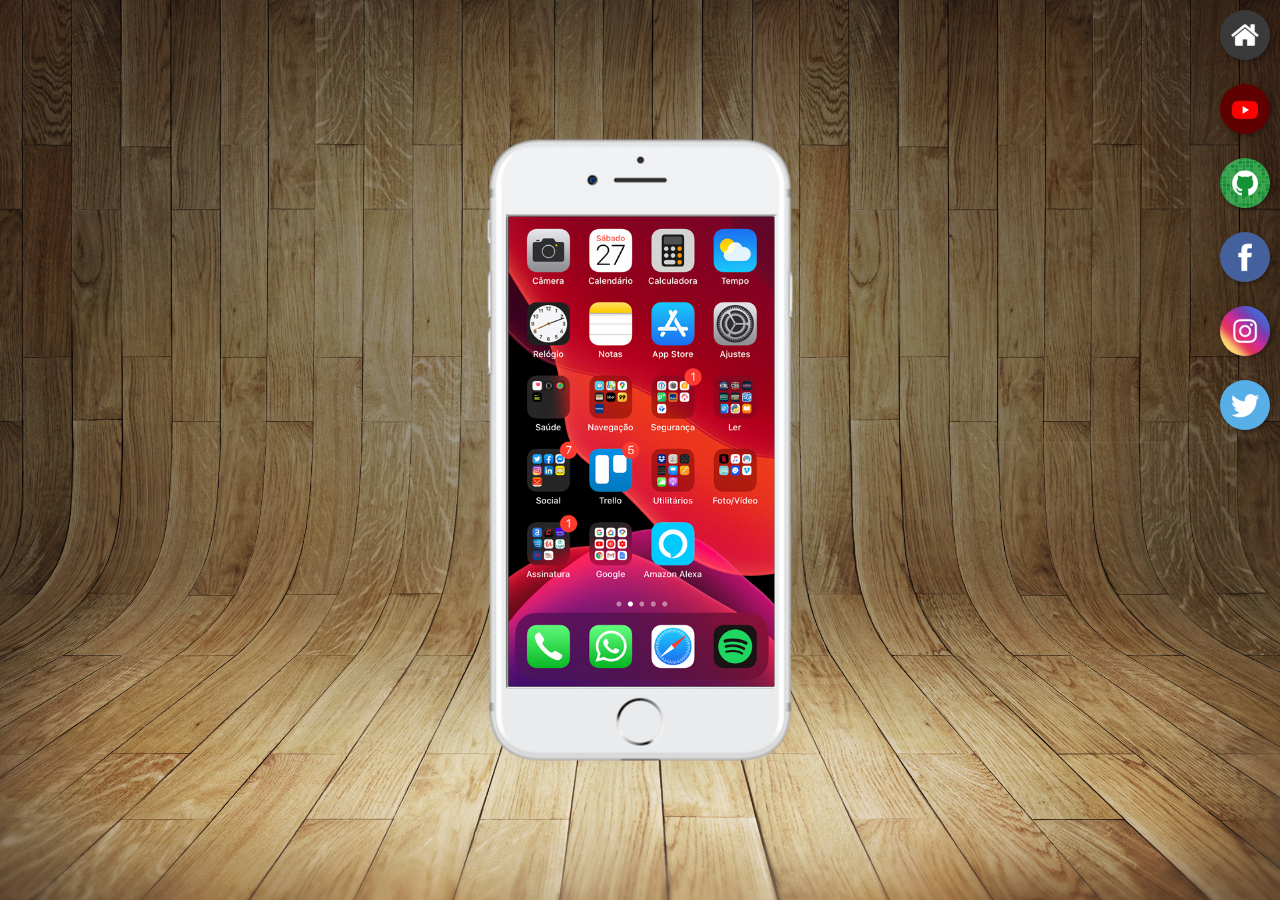
<file: index.html>
<!DOCTYPE html>
<html lang="pt-br">
<head>
    <meta charset="UTF-8">
    <meta name="viewport" content="width=device-width, initial-scale=1.0">
    <link rel="shortcut icon" href="favicon.ico" type="image/x-icon">
    <link rel="stylesheet" href="estilos/style.css">
    <title>Projeto Redes Sociais</title>
</head>
<body>
    <main>
        <section id="telefone">
            <iframe src="home.html" name="tela" id="tela">
                <p>Navegador não é compatível.</p>
            </iframe>
        </section>
        <section id="redes-sociais">
            <a href="home.html" target="tela"><img src="imagens/logo-home.jpg" alt="Home"></a> <br>
            <a href="youtube.html" target="tela"><img src="imagens/logo-youtube.jpg" alt="Youtube"></a> <br>
            <a href="github.html" target="tela"><img src="imagens/logo-github.jpg" alt="Github"></a> <br>
            <a href="facebook.html" target="tela"><img src="imagens/logo-facebook.jpg" alt="Facebook"></a> <br>
            <a href="instagram.html" target="tela"><img src="imagens/logo-instagram.jpg" alt="Instagram"></a> <br>
            <a href="twitter.html" target="tela"><img src="imagens/logo-twitter.jpg" alt="Twitter"></a>
        </section>
    </main>
</body>
</html>
</file>
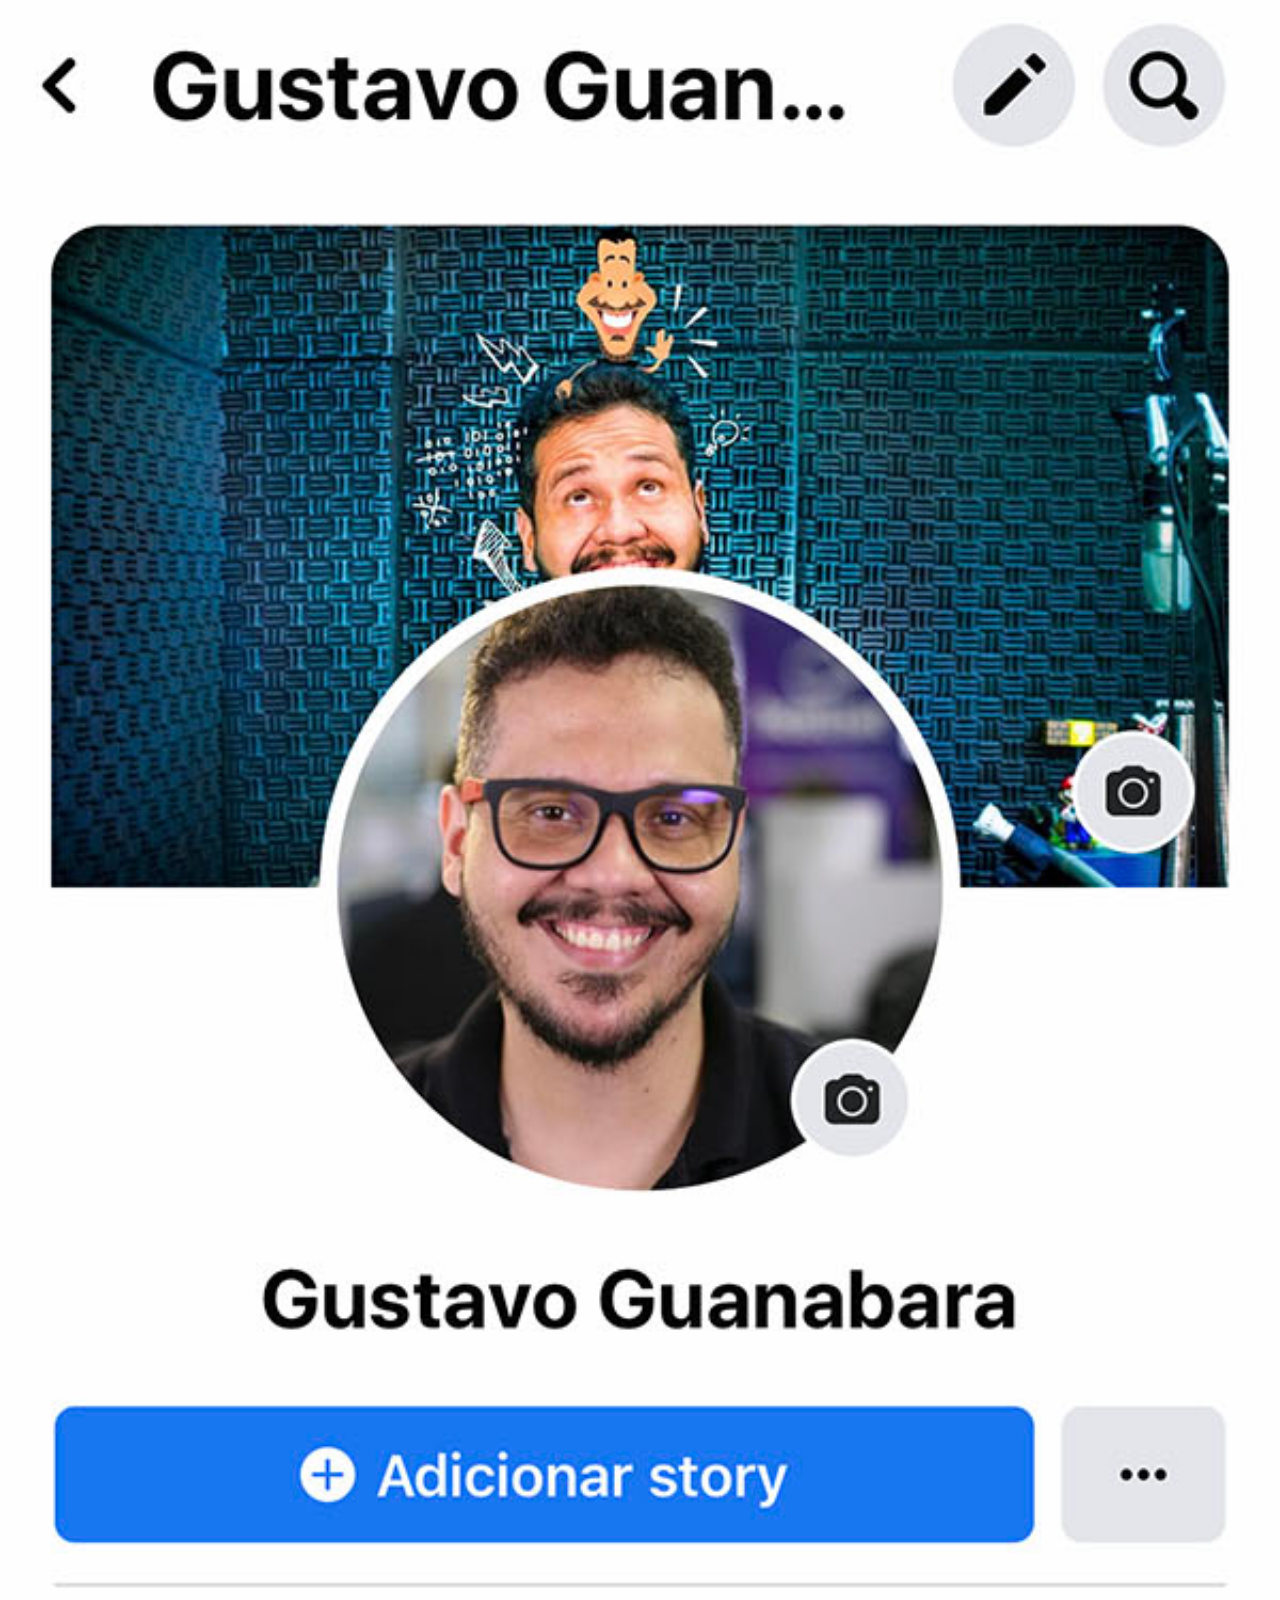
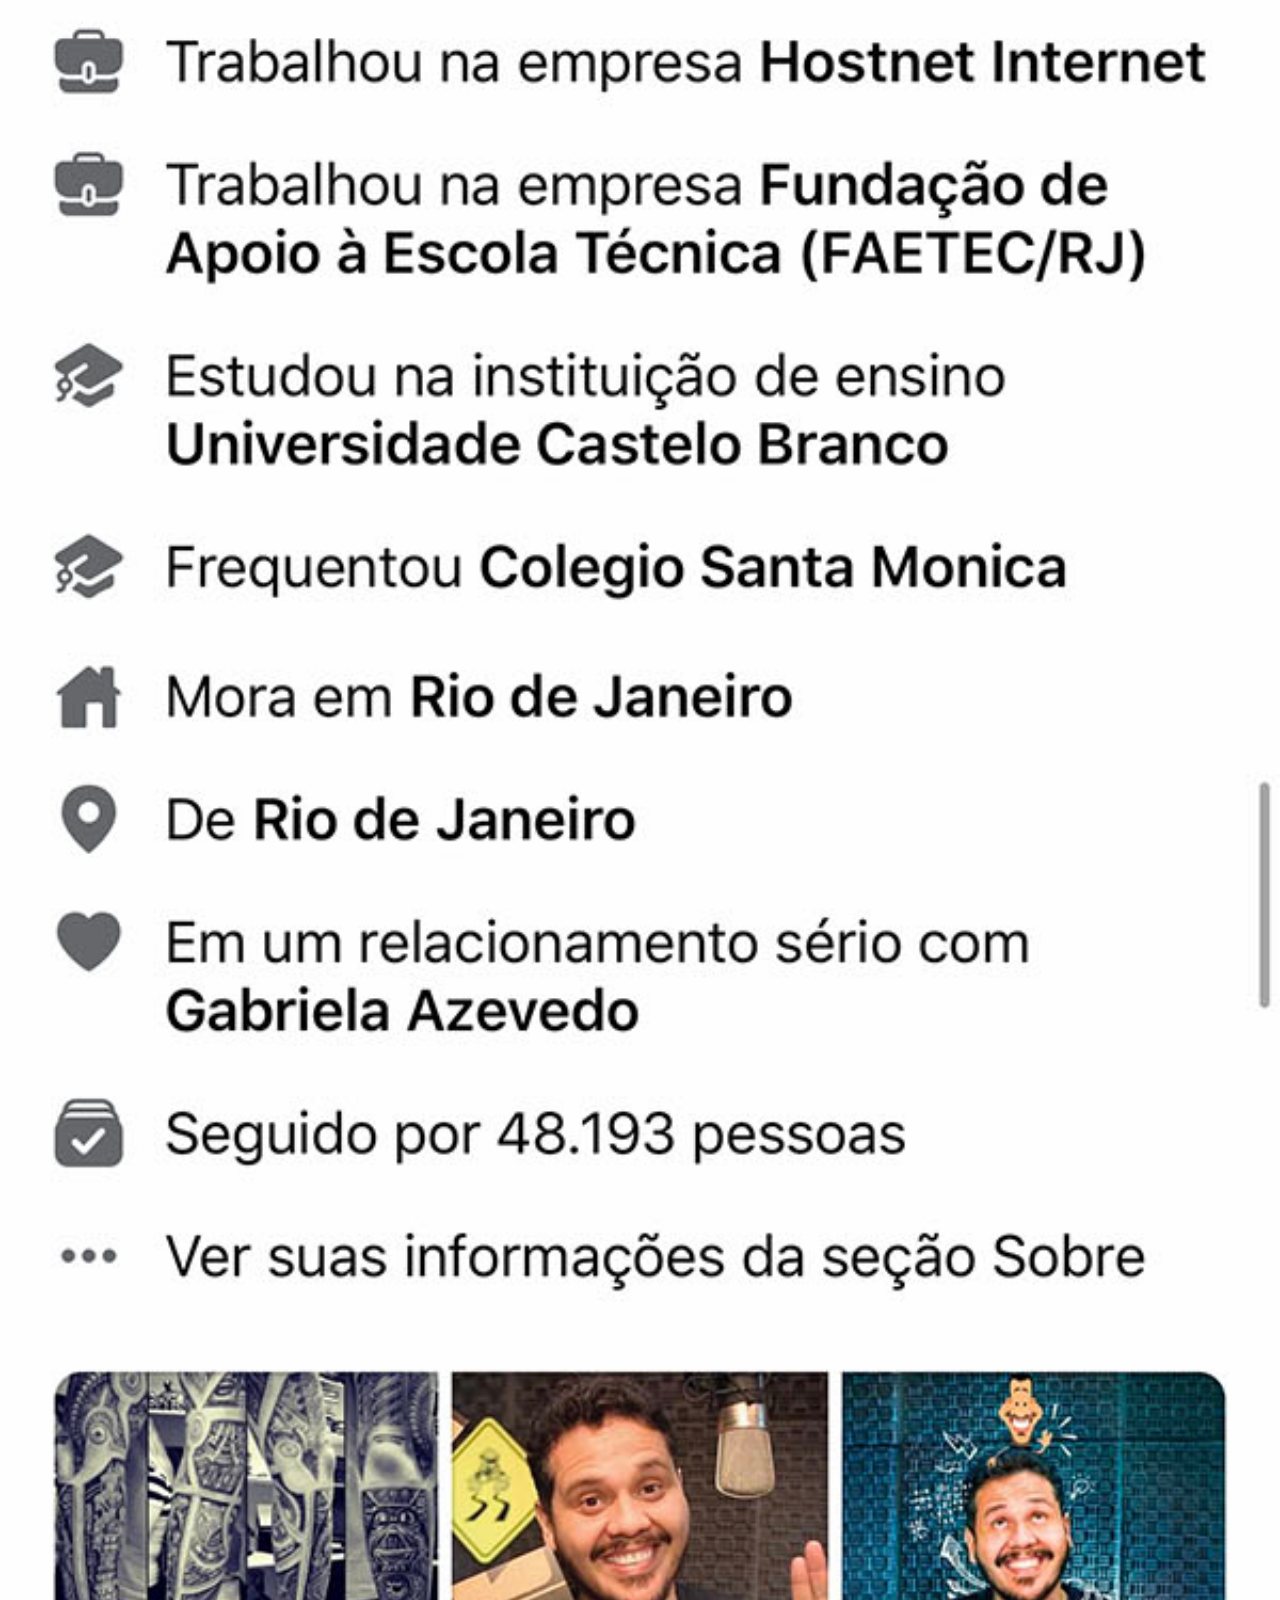
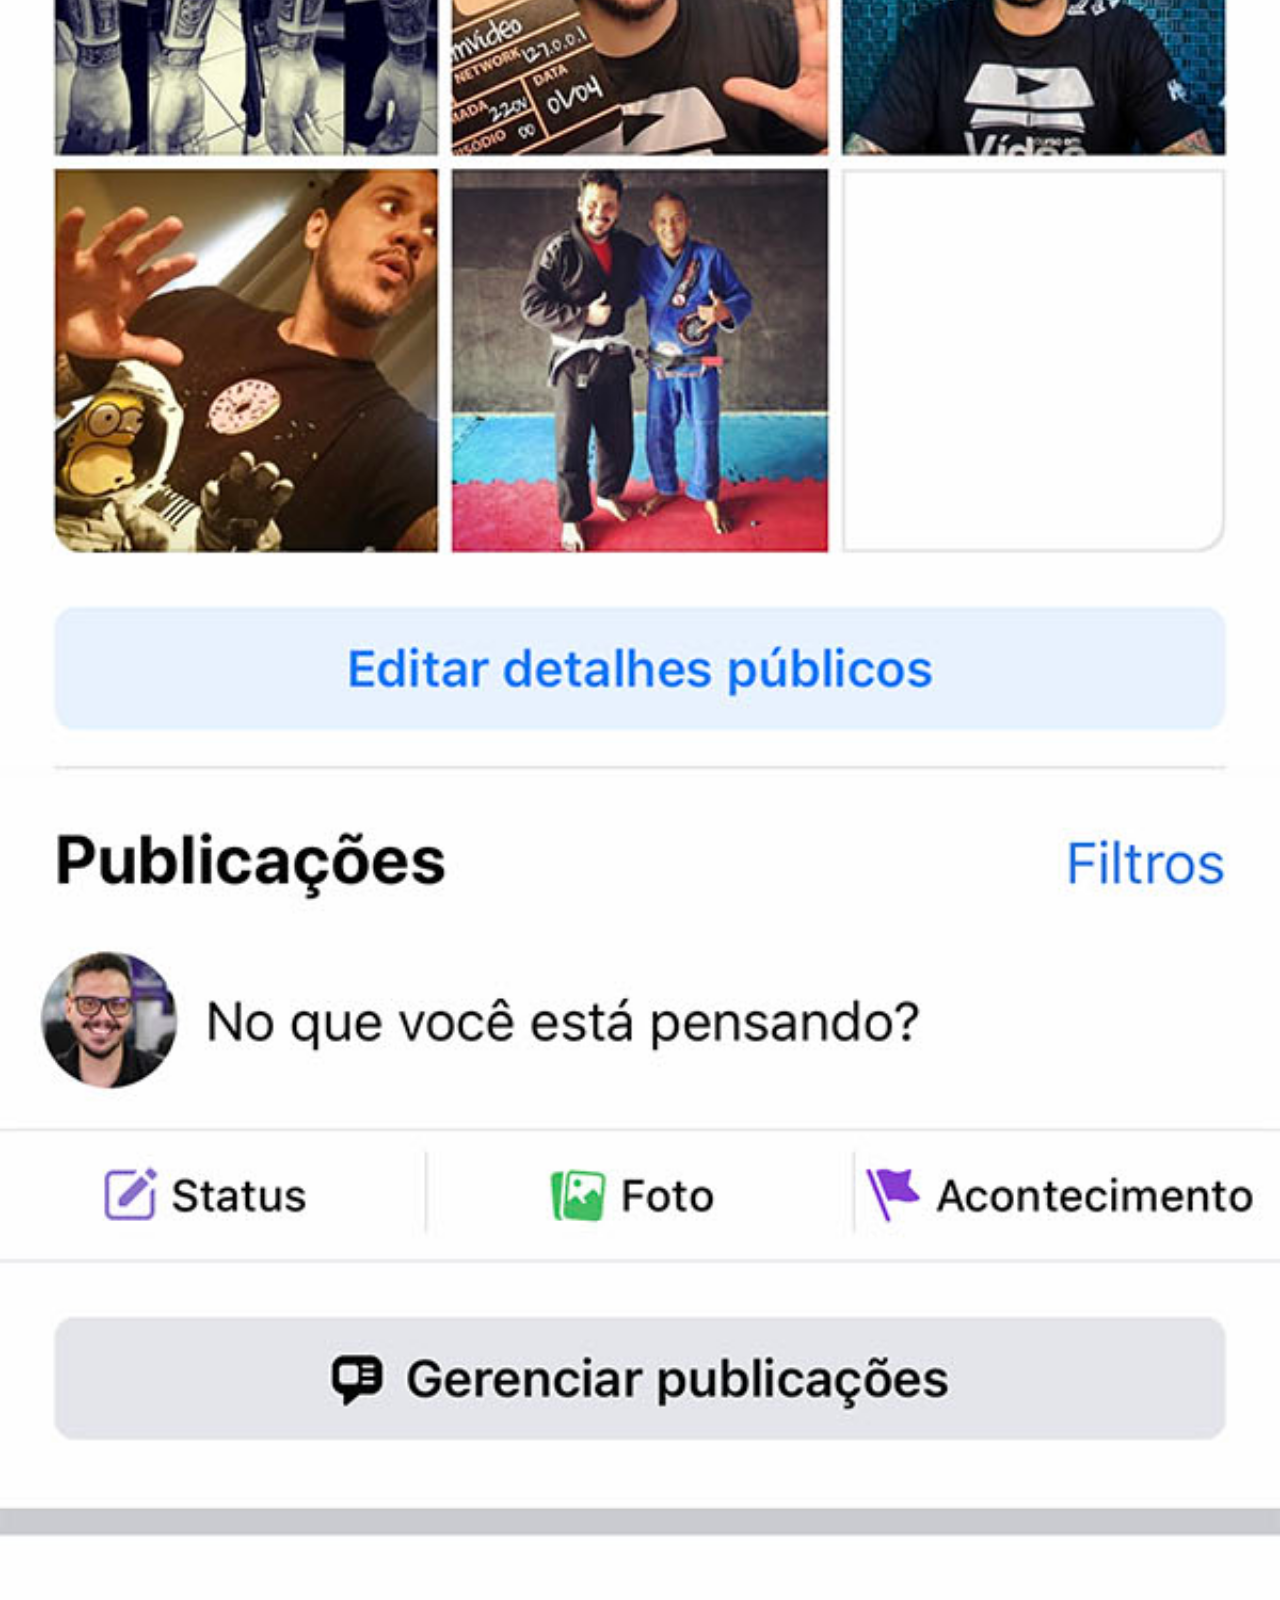
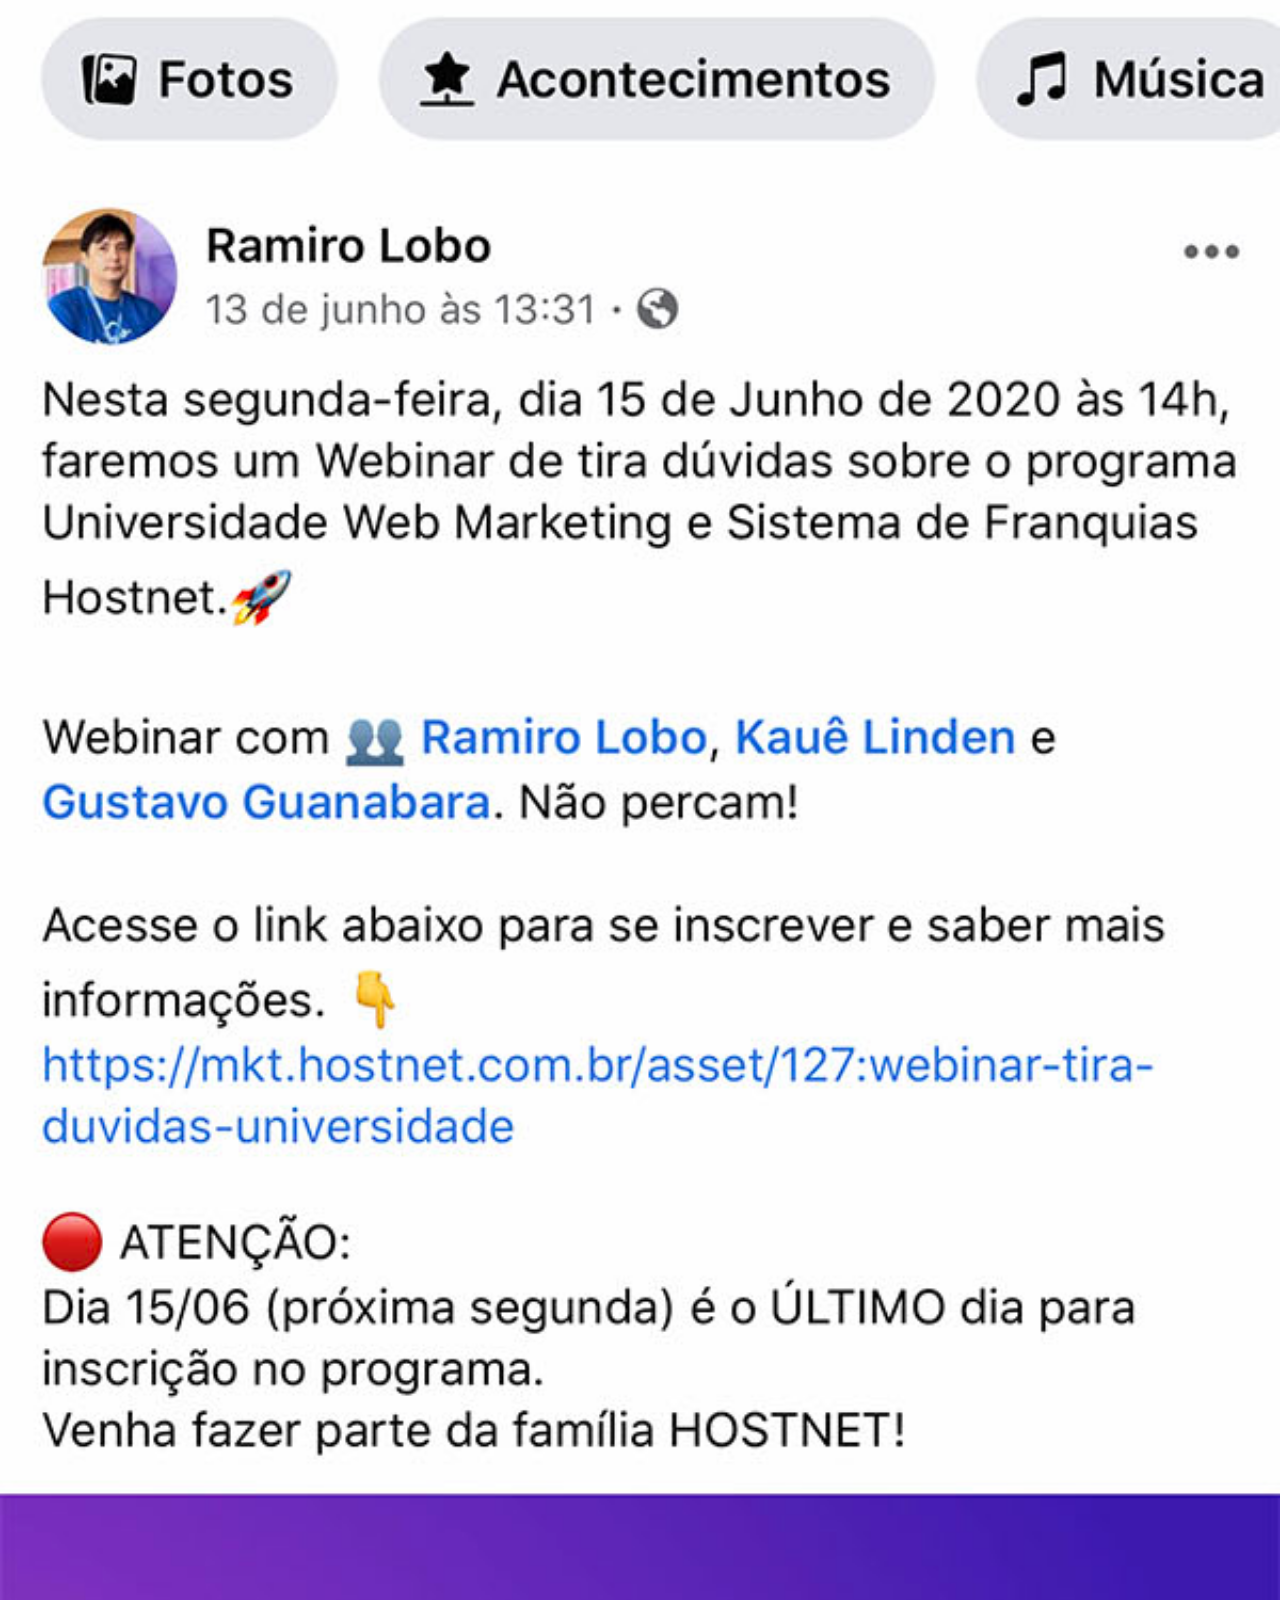
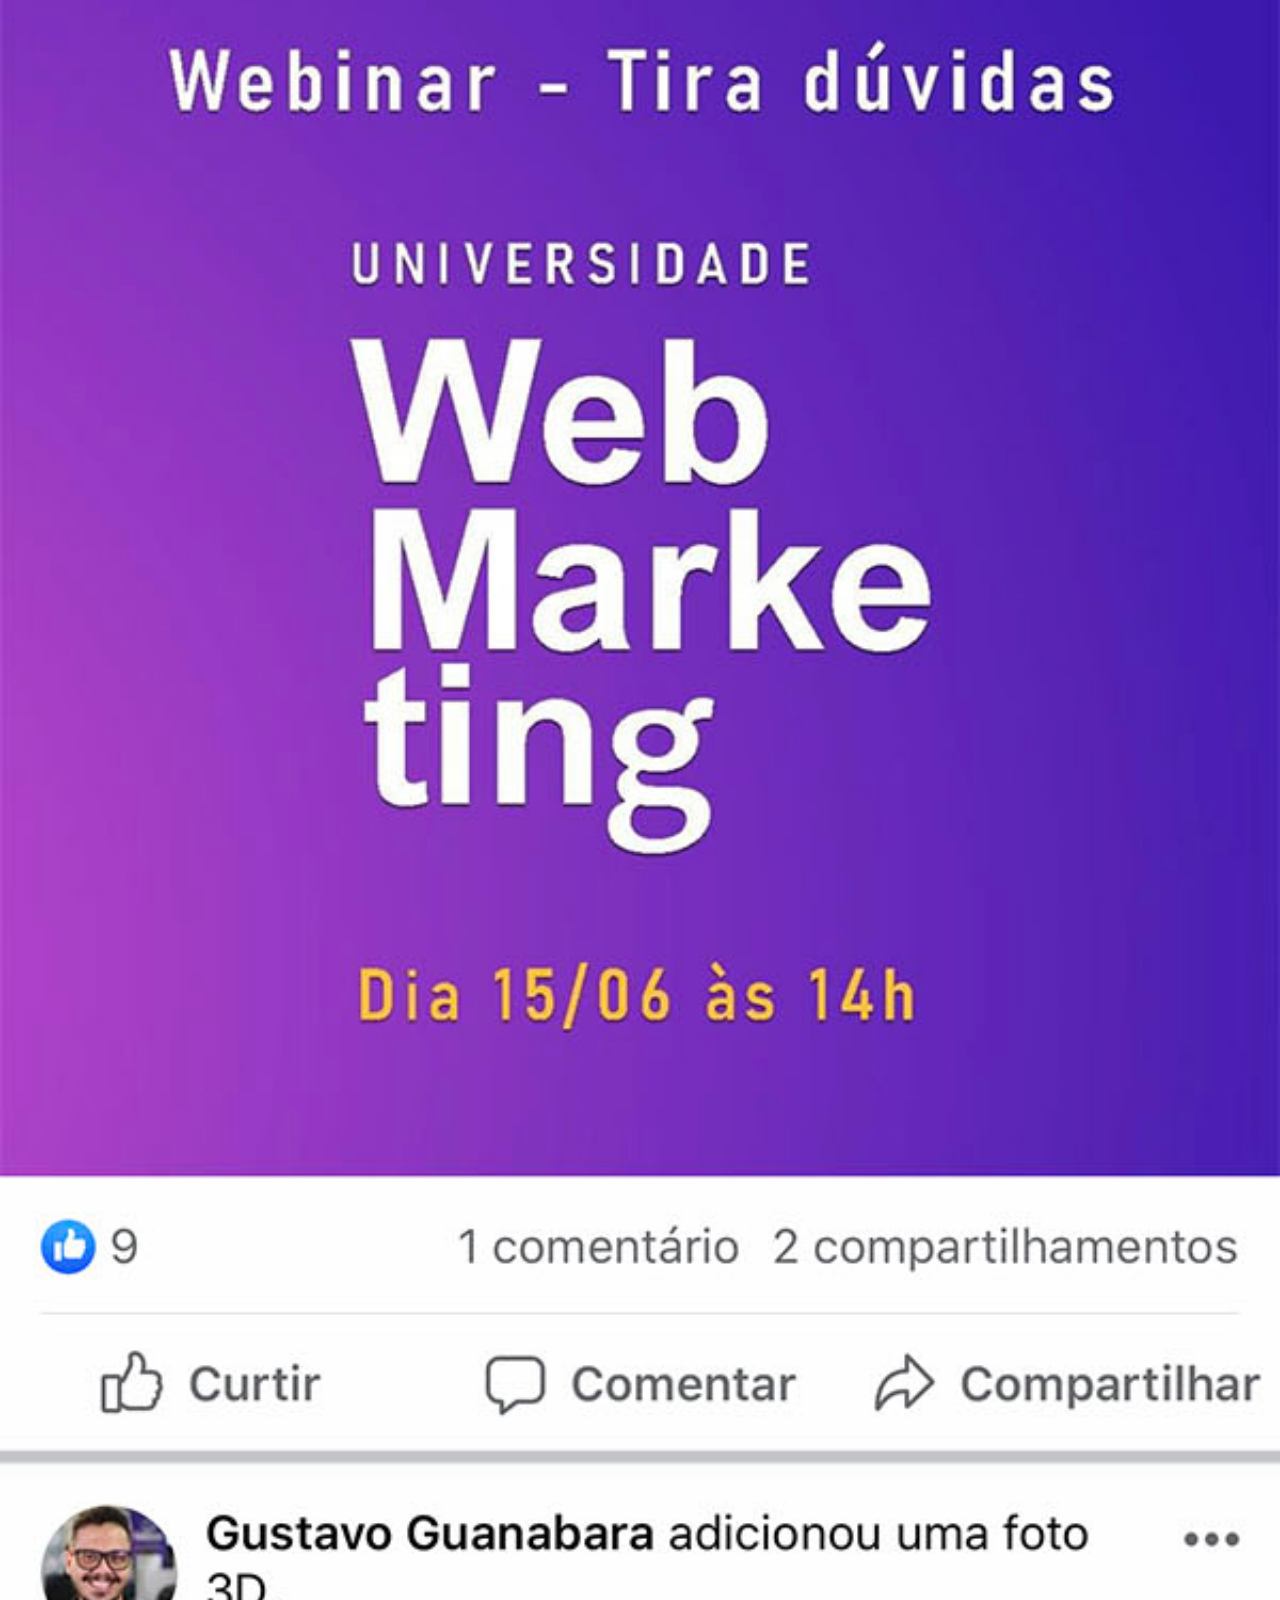
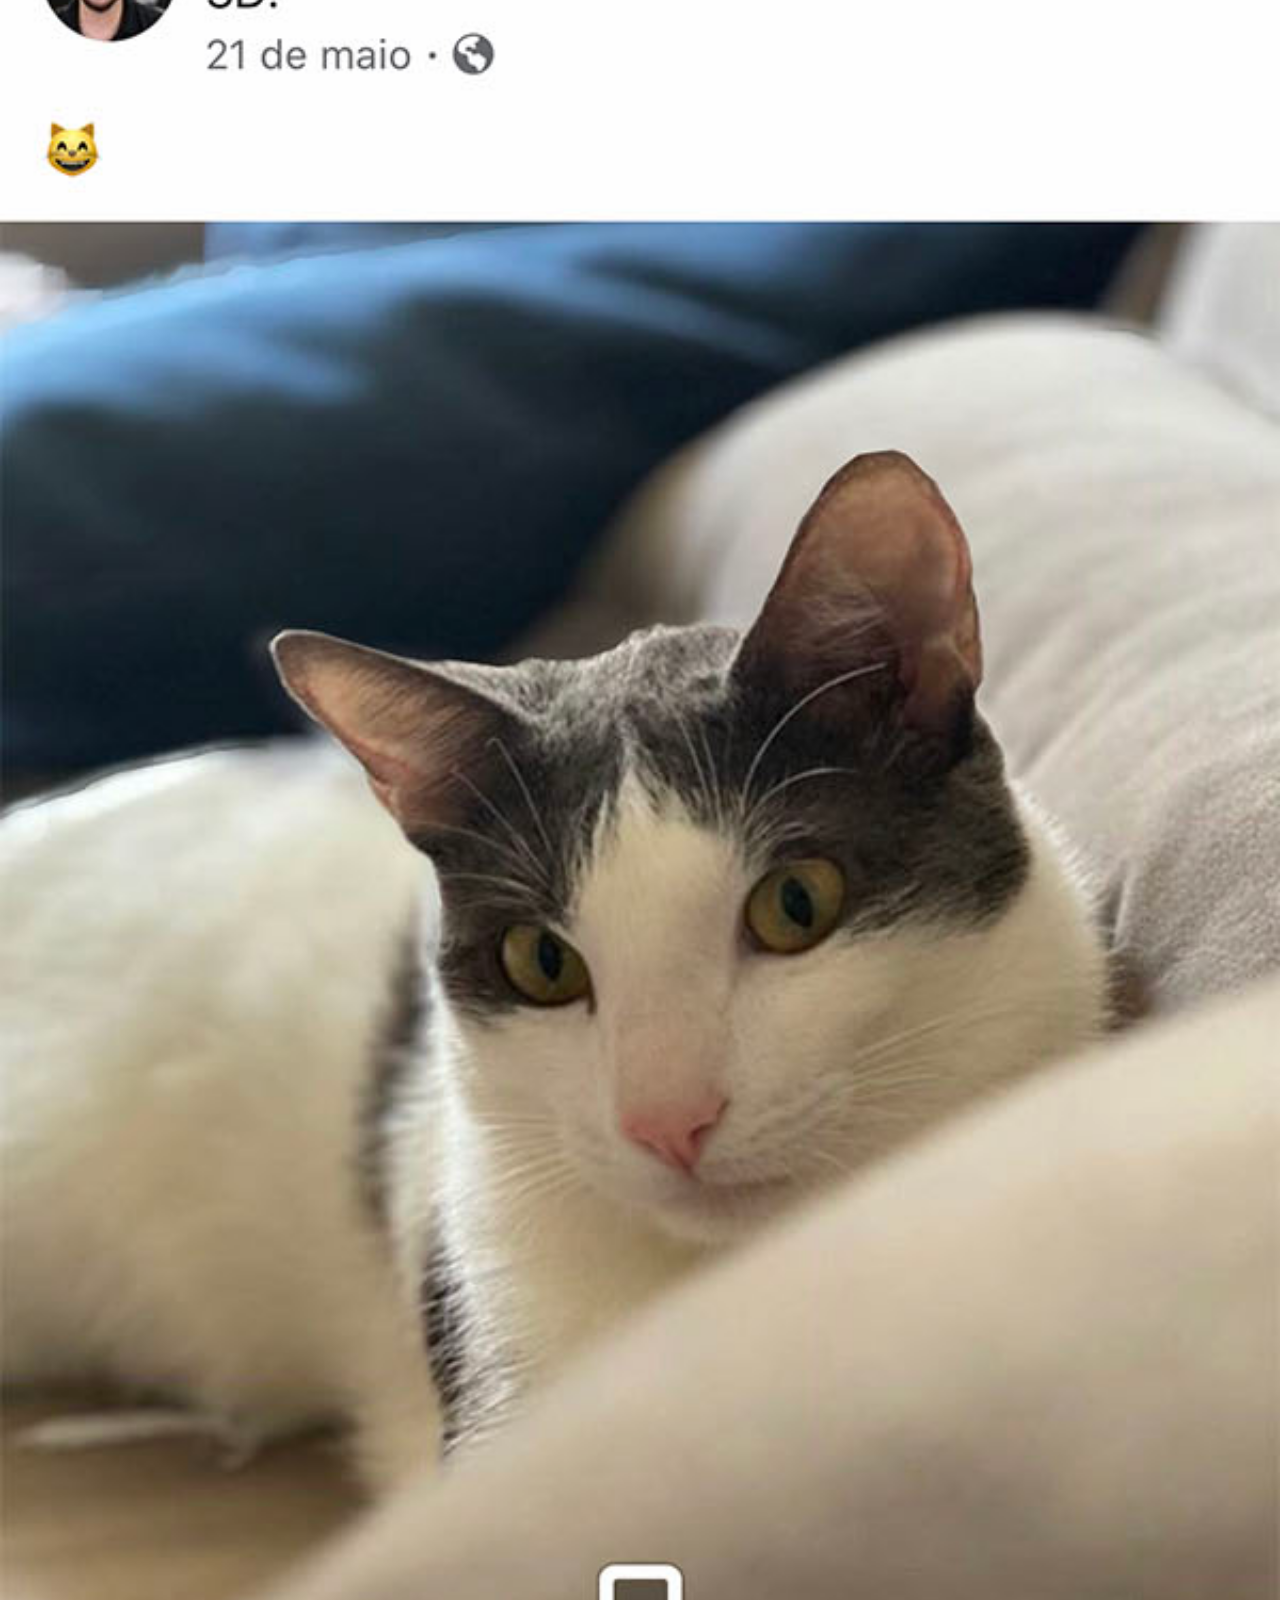
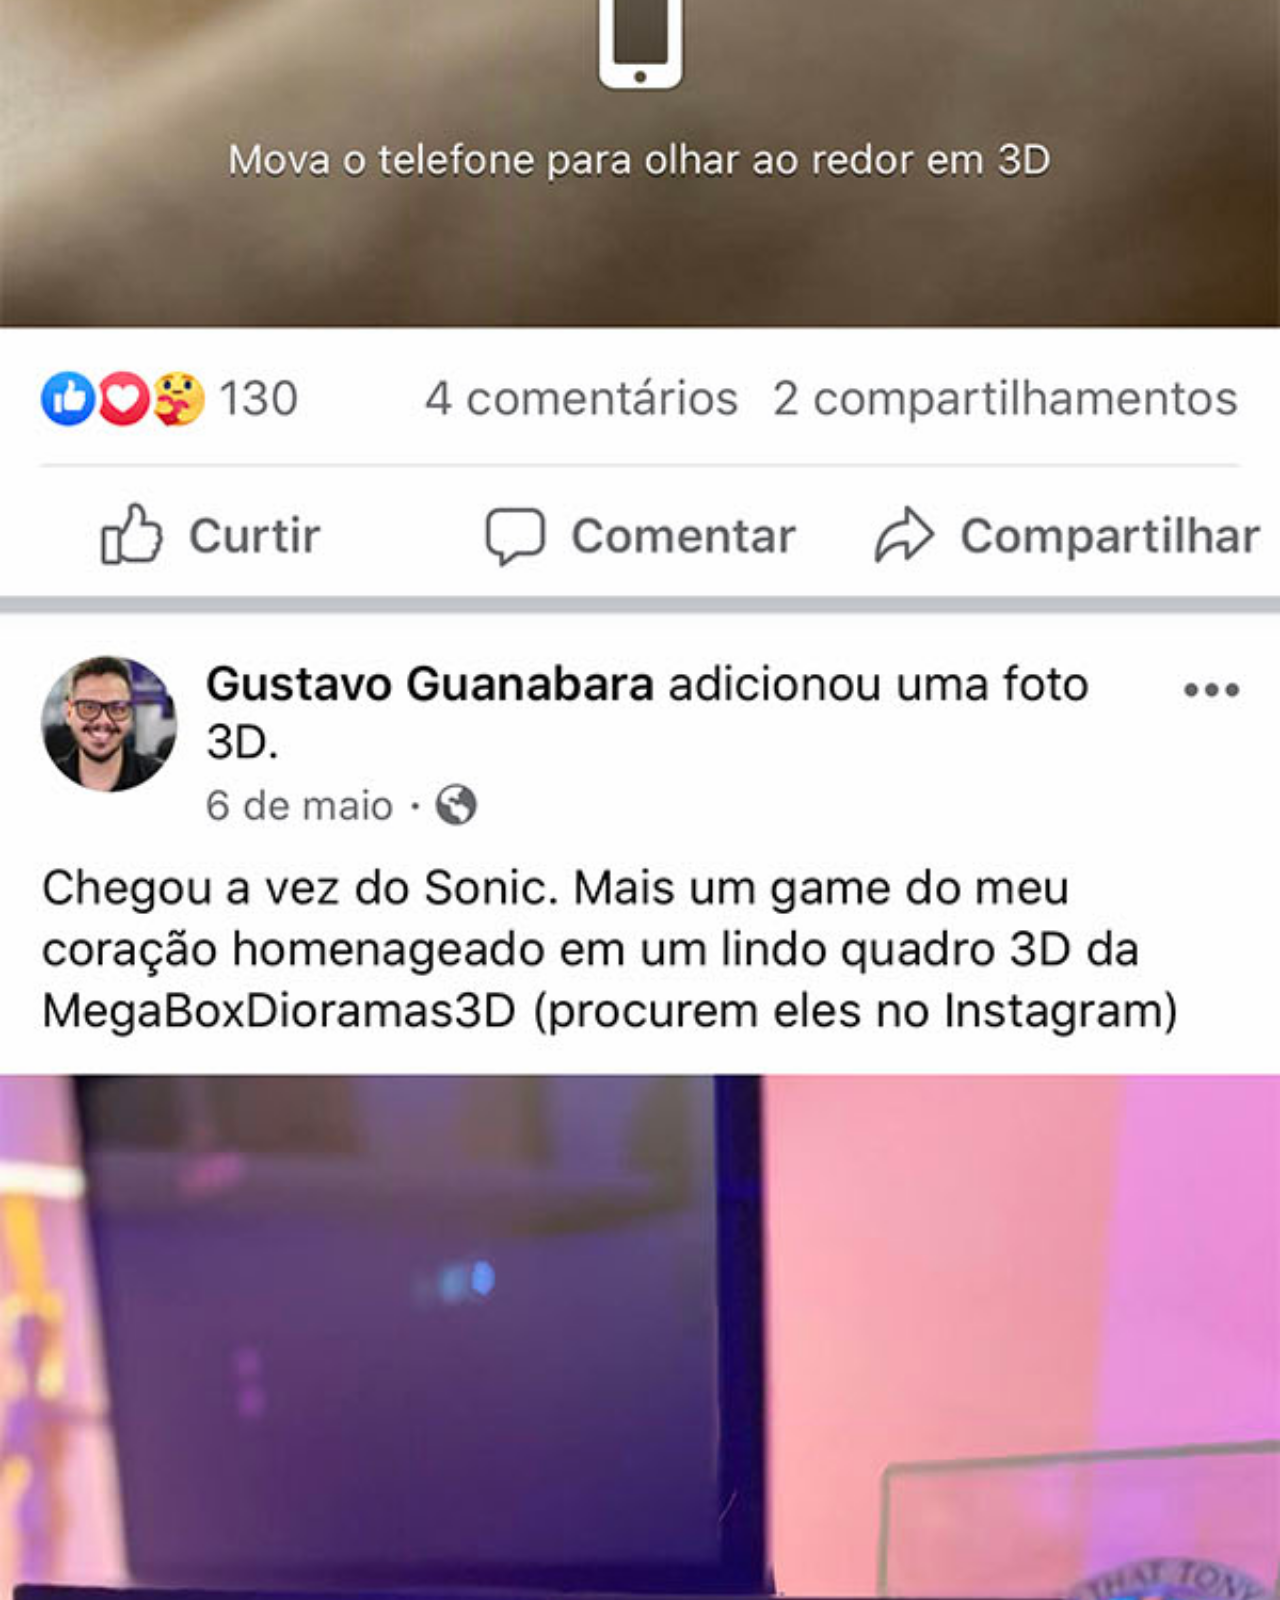
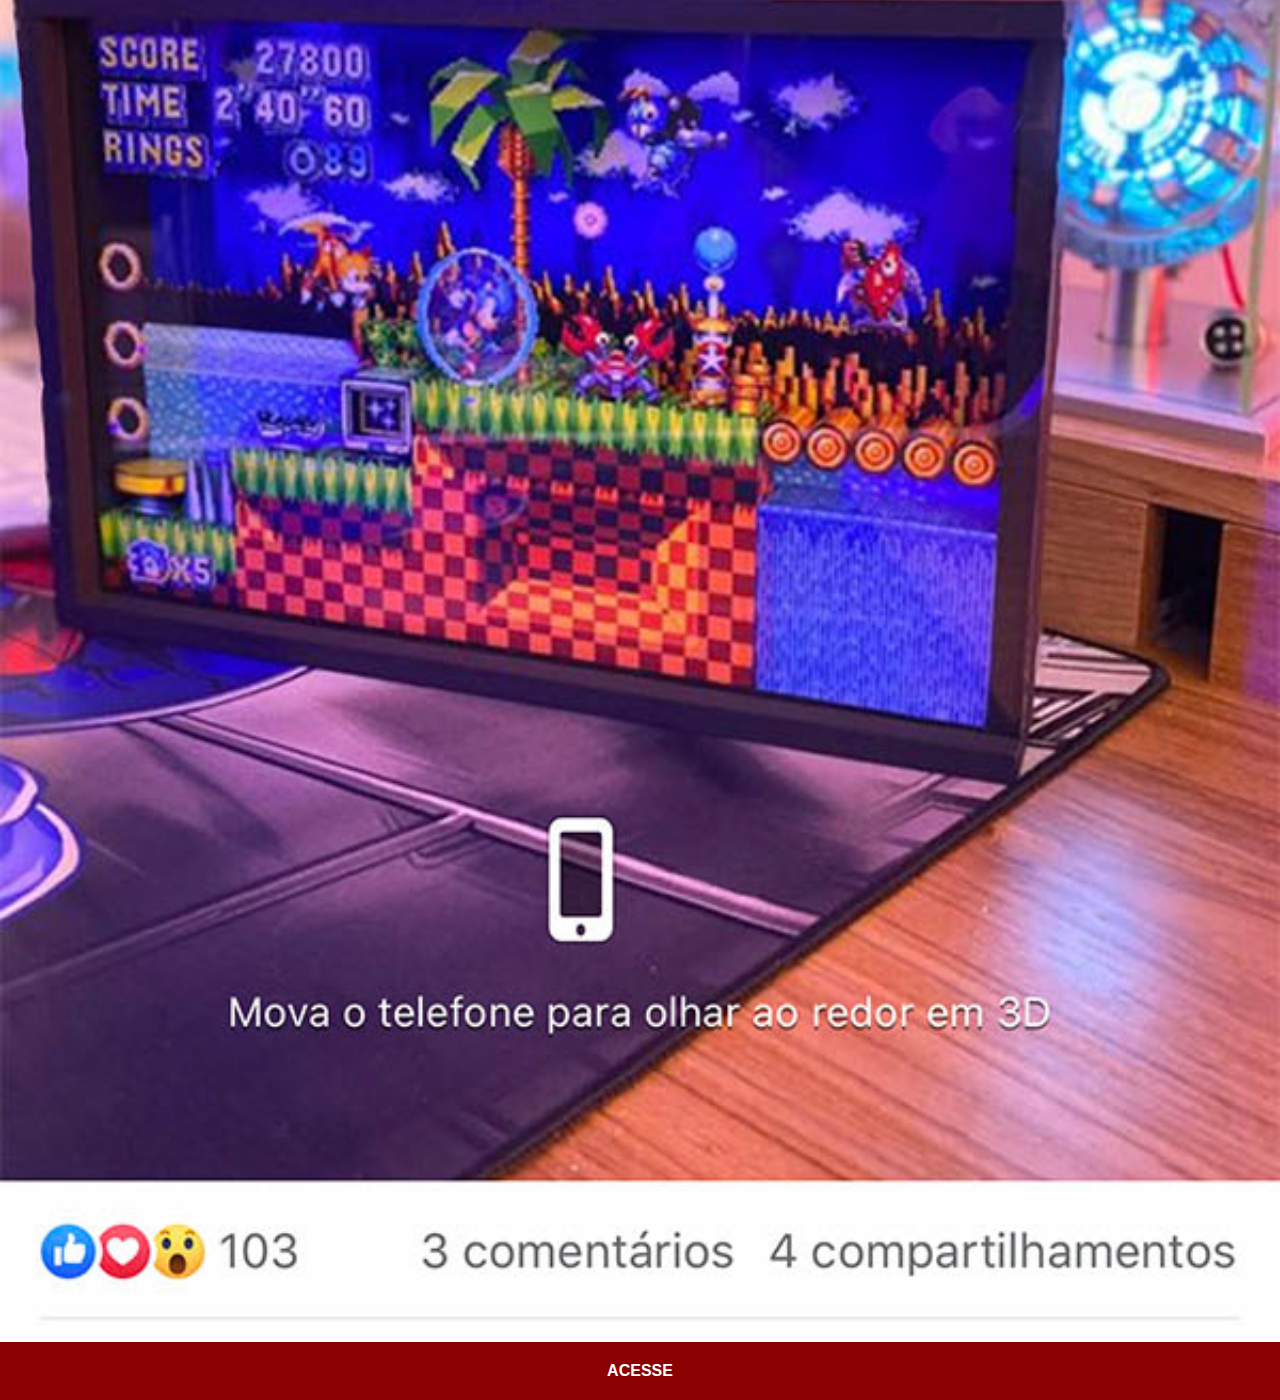
<file: facebook.html>
<!DOCTYPE html>
<html lang="pt-br">
<head>
    <meta charset="UTF-8">
    <meta name="viewport" content="width=device-width, initial-scale=1.0">
    <title>Facebook</title>
    <style>
        *{
            margin: 0px;
            padding: 0px;
            font-family: Arial, Helvetica, sans-serif;
        }
        ::-webkit-scrollbar{
            width: 0px;
            height: 0px;
        }
        a{
            display: block;
            background-color: darkred;
            color: white;
            padding: 20px;
            text-align: center;
            text-decoration: none;
            font-weight: bolder;
        }
        a:hover{
            background-color: red;
        }
        img{
            width: 100vw;    
        }
    </style>
</head>
<body>
    <img src="imagens/tela-facebook.jpg" alt="Facebook">
    <a href="https://www.facebook.com/gustavoguanabara/?locale=zh_CN" target="_blank" rel="external">ACESSE</a>
</body>
</html>
</file>
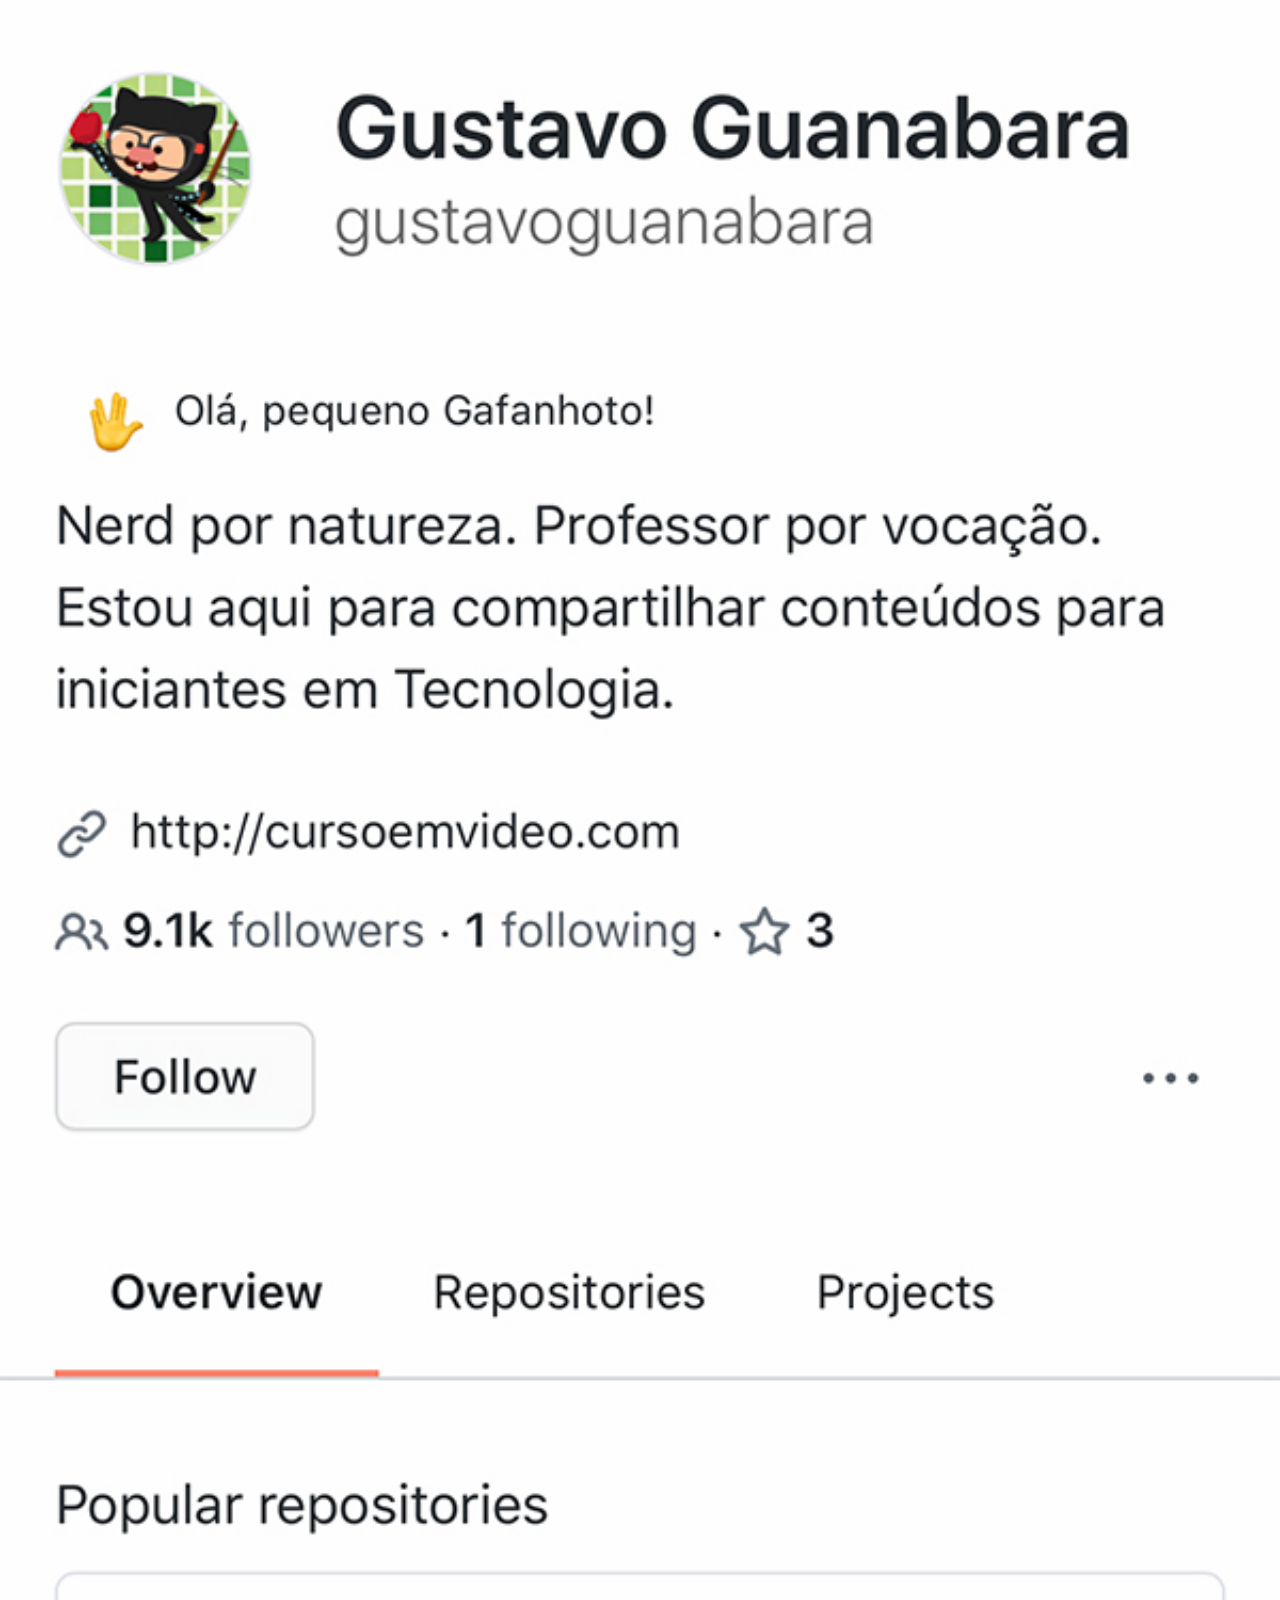
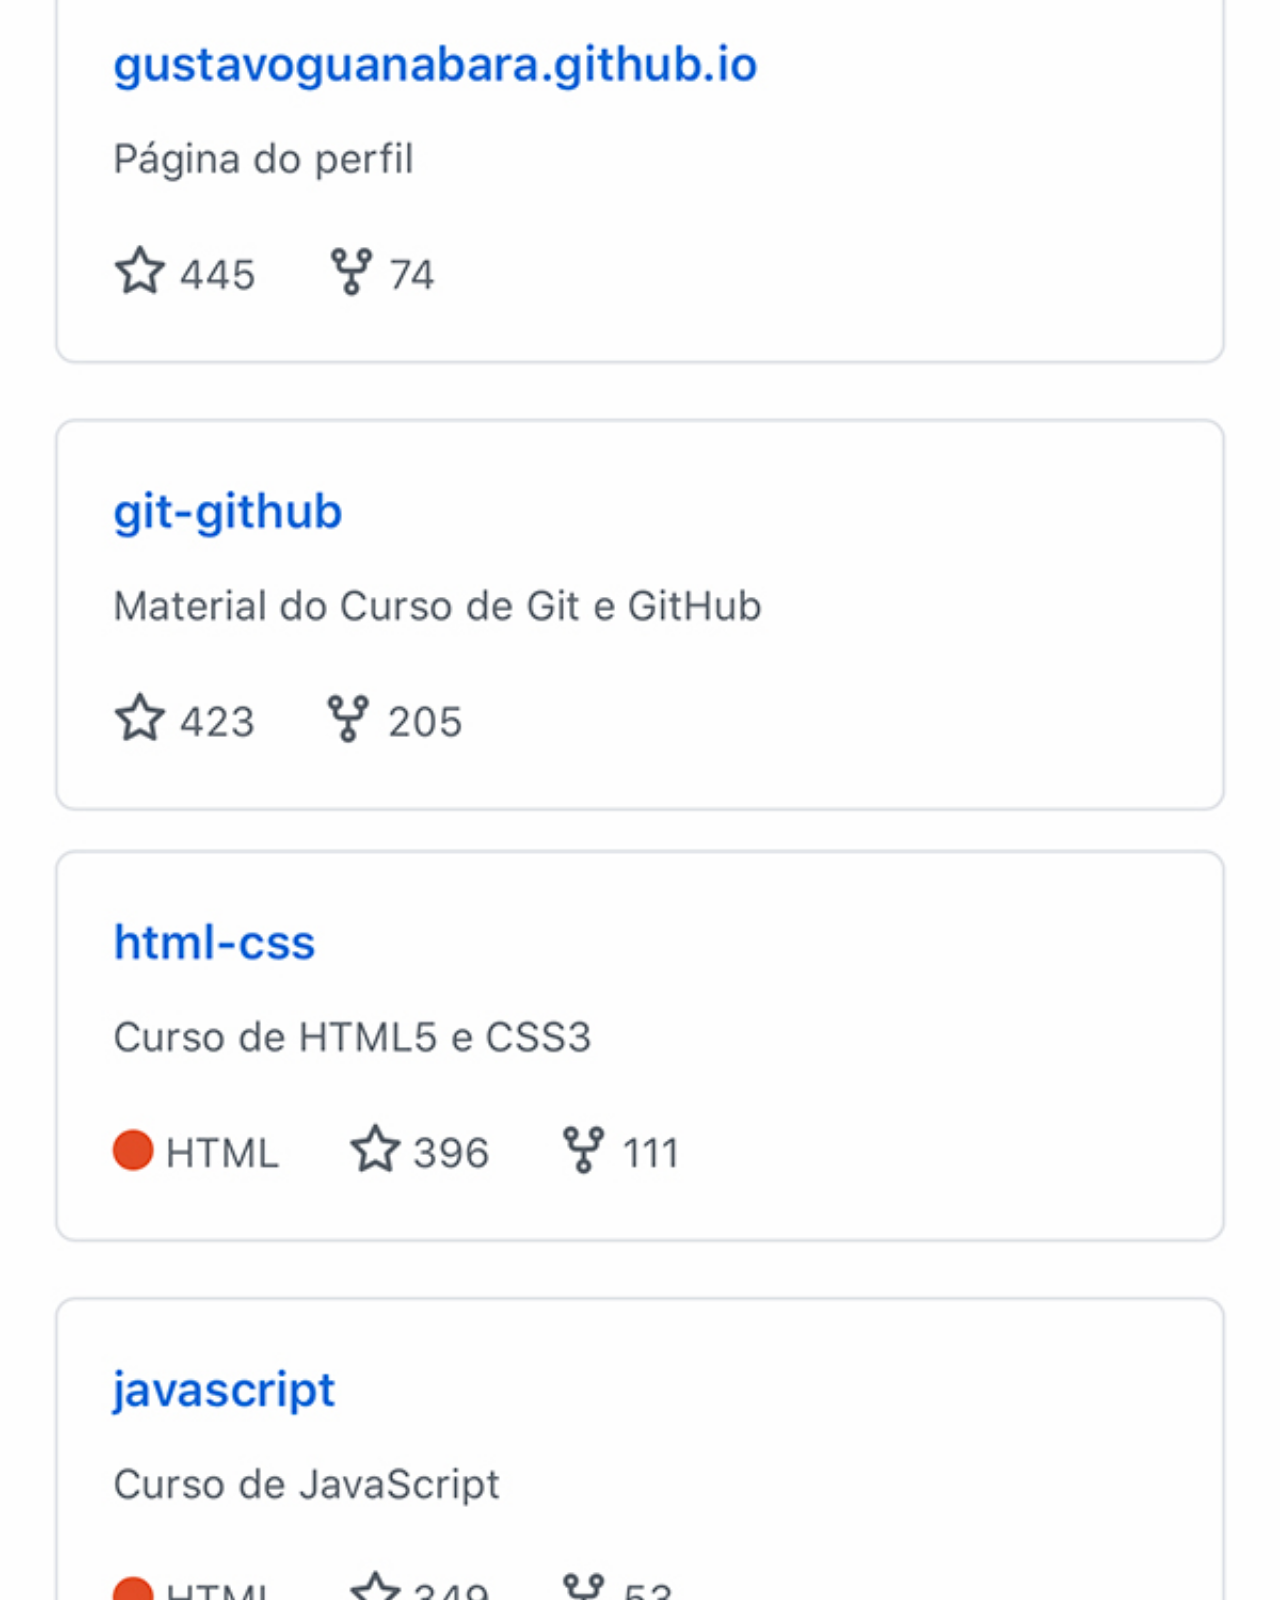
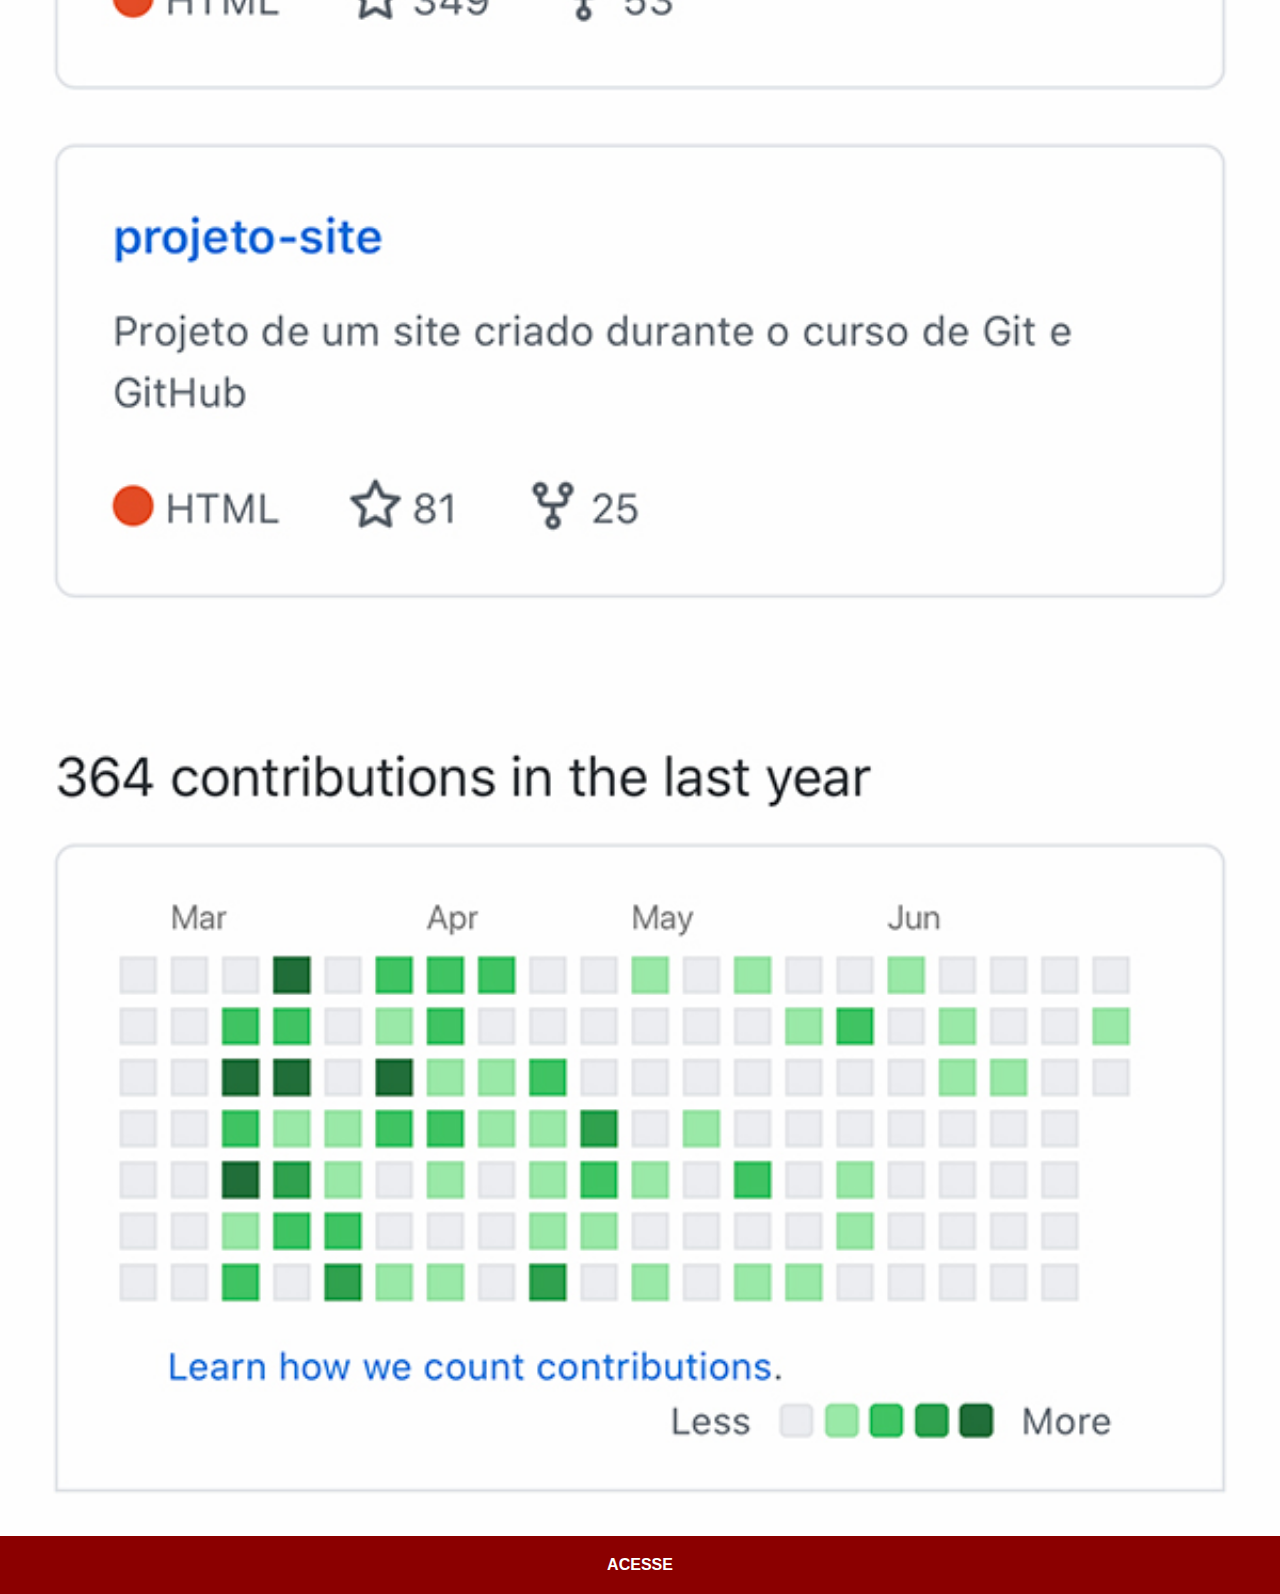
<file: github.html>
<!DOCTYPE html>
<html lang="pt-br">
<head>
    <meta charset="UTF-8">
    <meta name="viewport" content="width=device-width, initial-scale=1.0">
    <title>Github</title>
    <style>
        *{
            margin: 0px;
            padding: 0px;
            font-family: Arial, Helvetica, sans-serif;
        }
        ::-webkit-scrollbar{
            width: 0px;
            height: 0px;
        }
        a{
            display: block;
            background-color: darkred;
            color: white;
            padding: 20px;
            text-align: center;
            text-decoration: none;
            font-weight: bolder;
        }
        a:hover{
            background-color: red;
        }
        img{
            width: 100vw;    
        }
    </style>
</head>
<body>
    <img src="imagens/tela-github.jpg" alt="Github">
    <a href="https://github.com/gustavoguanabara" target="_blank" rel="external">ACESSE</a>
</body>
</html>
</file>
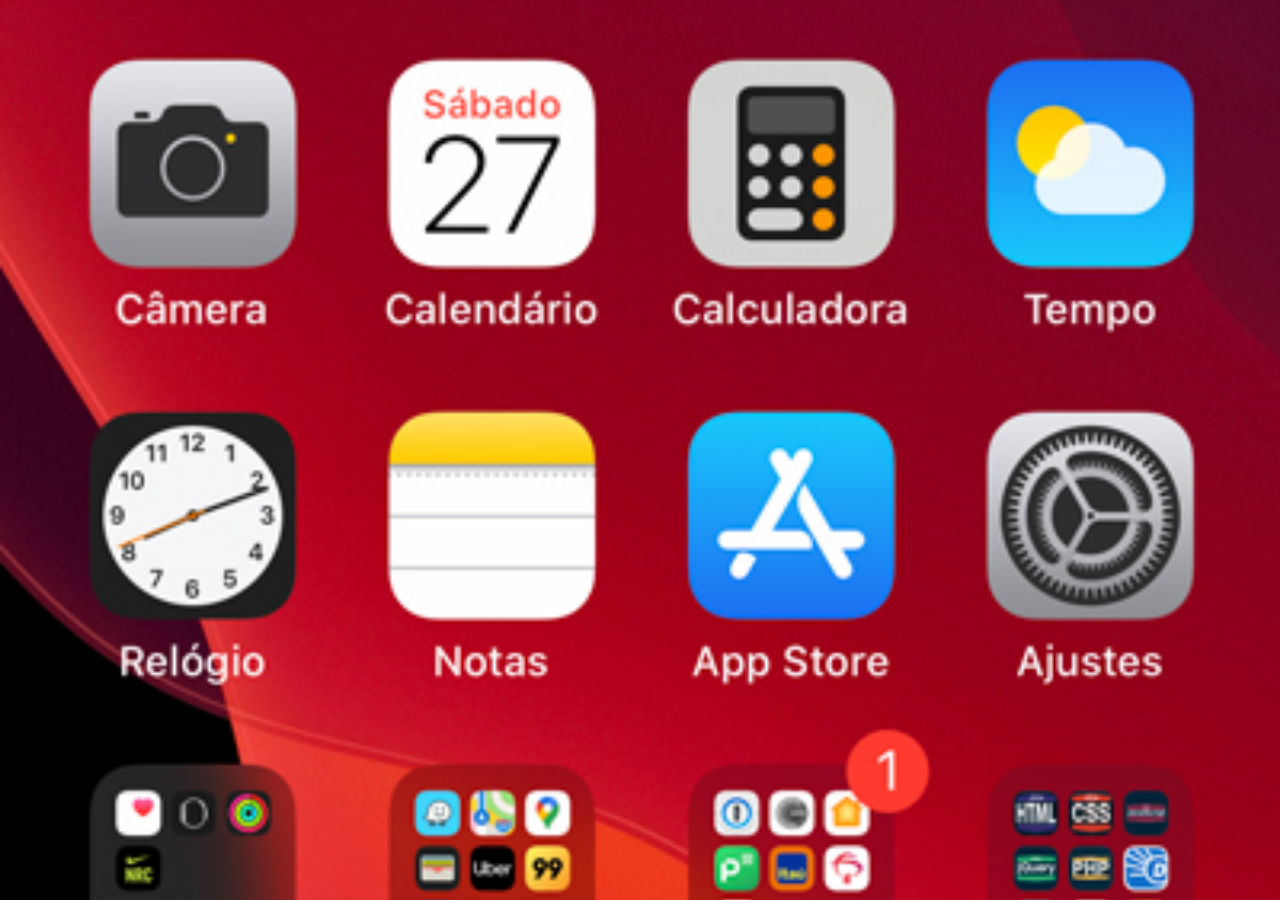
<file: home.html>
<!DOCTYPE html>
<html lang="pt-br">
<head>
    <meta charset="UTF-8">
    <meta name="viewport" content="width=device-width, initial-scale=1.0">
    <title>Home</title>
    <style>
        *{
            margin: 0px;
            padding: 0px;
        }
        body{
            height: 100vh;
            width: 100vw;
            background: black url('imagens/tela-home.jpg') no-repeat top center;
            background-size: cover;
        }
    </style>
</head>
<body>
    
</body>
</html>
</file>
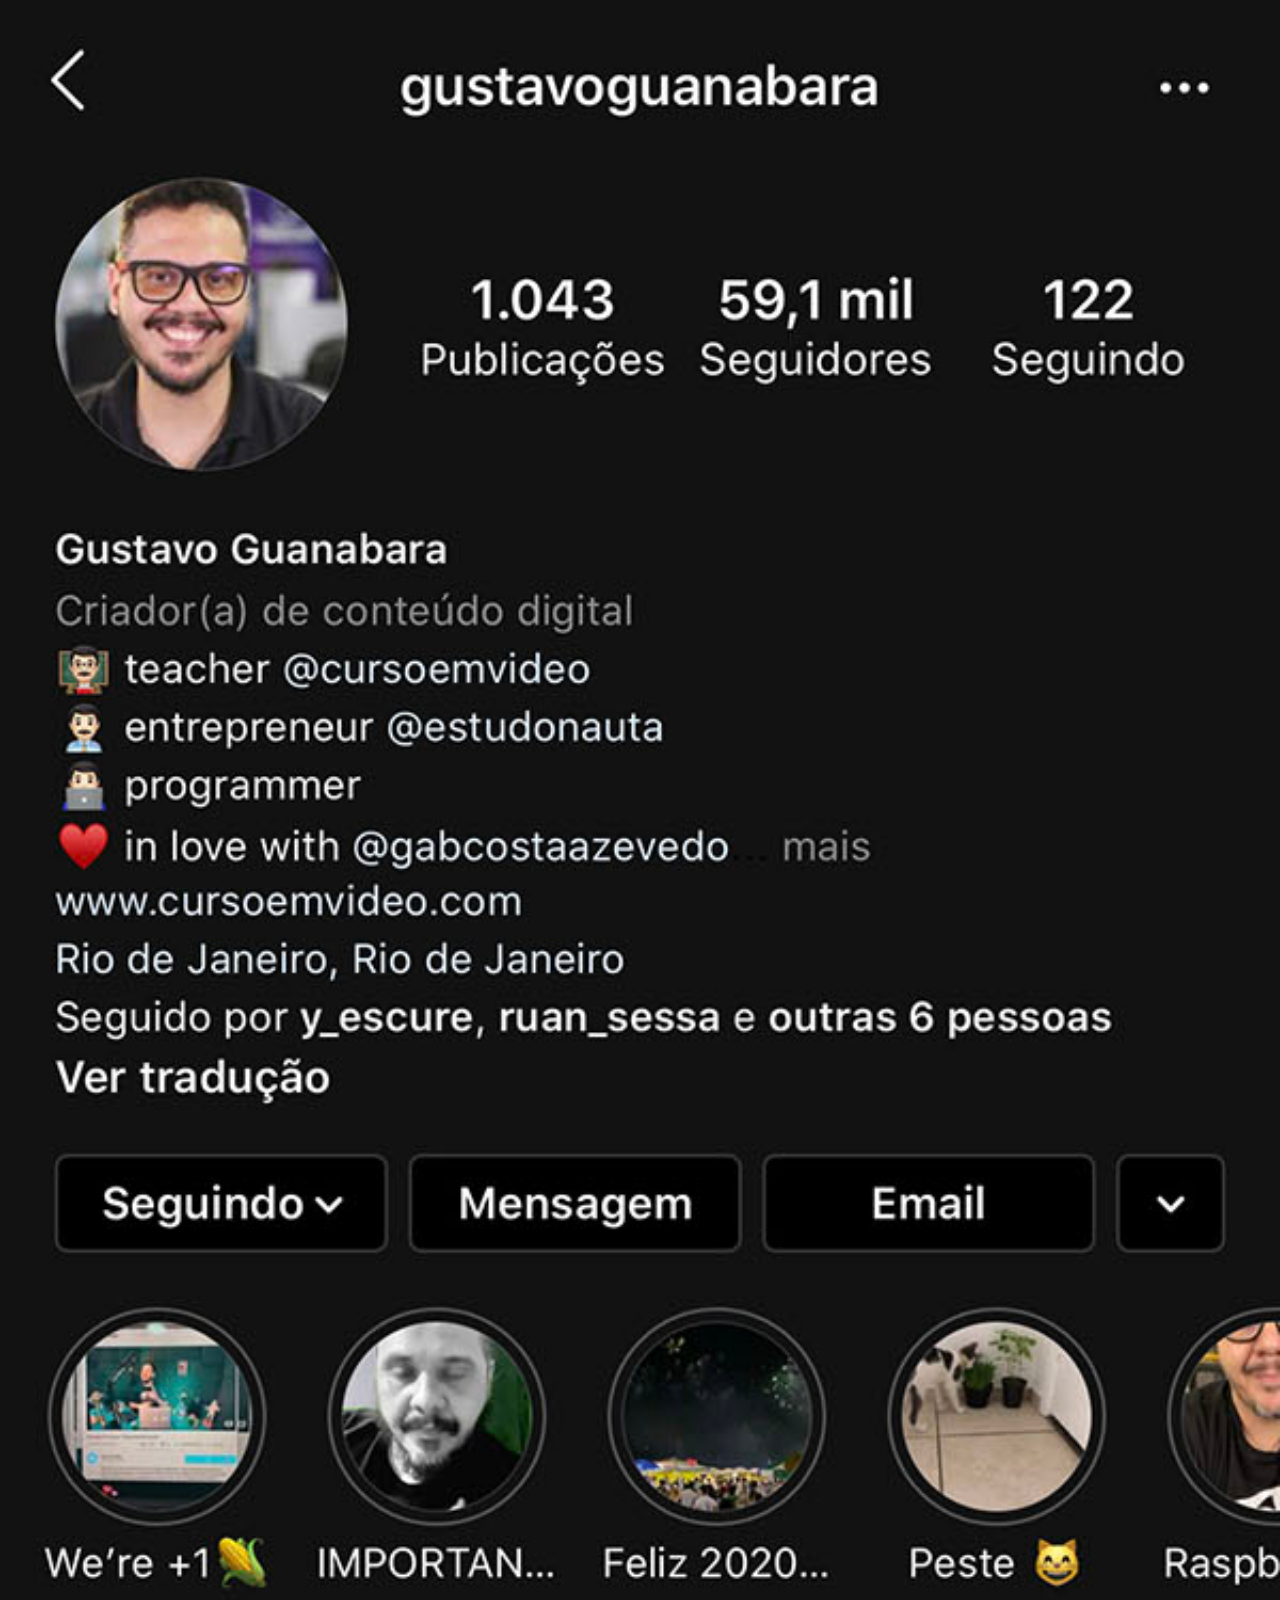
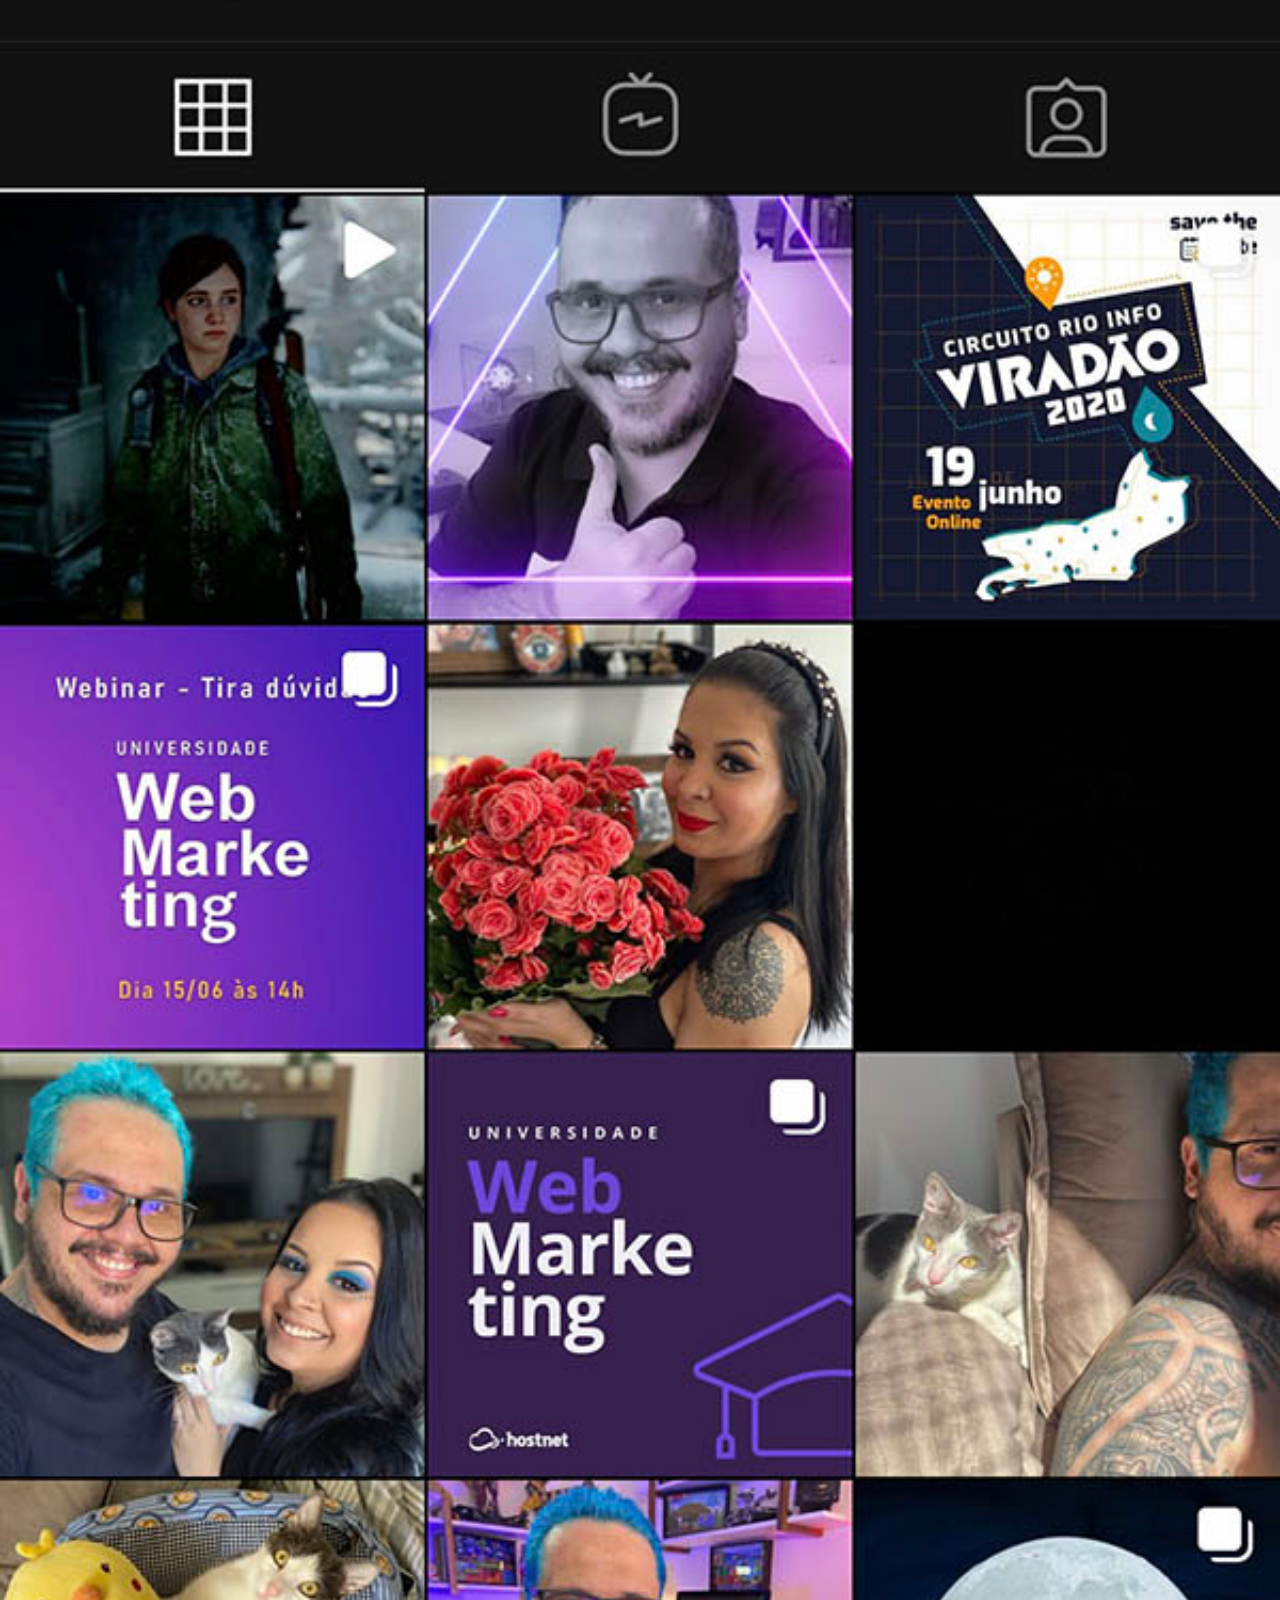
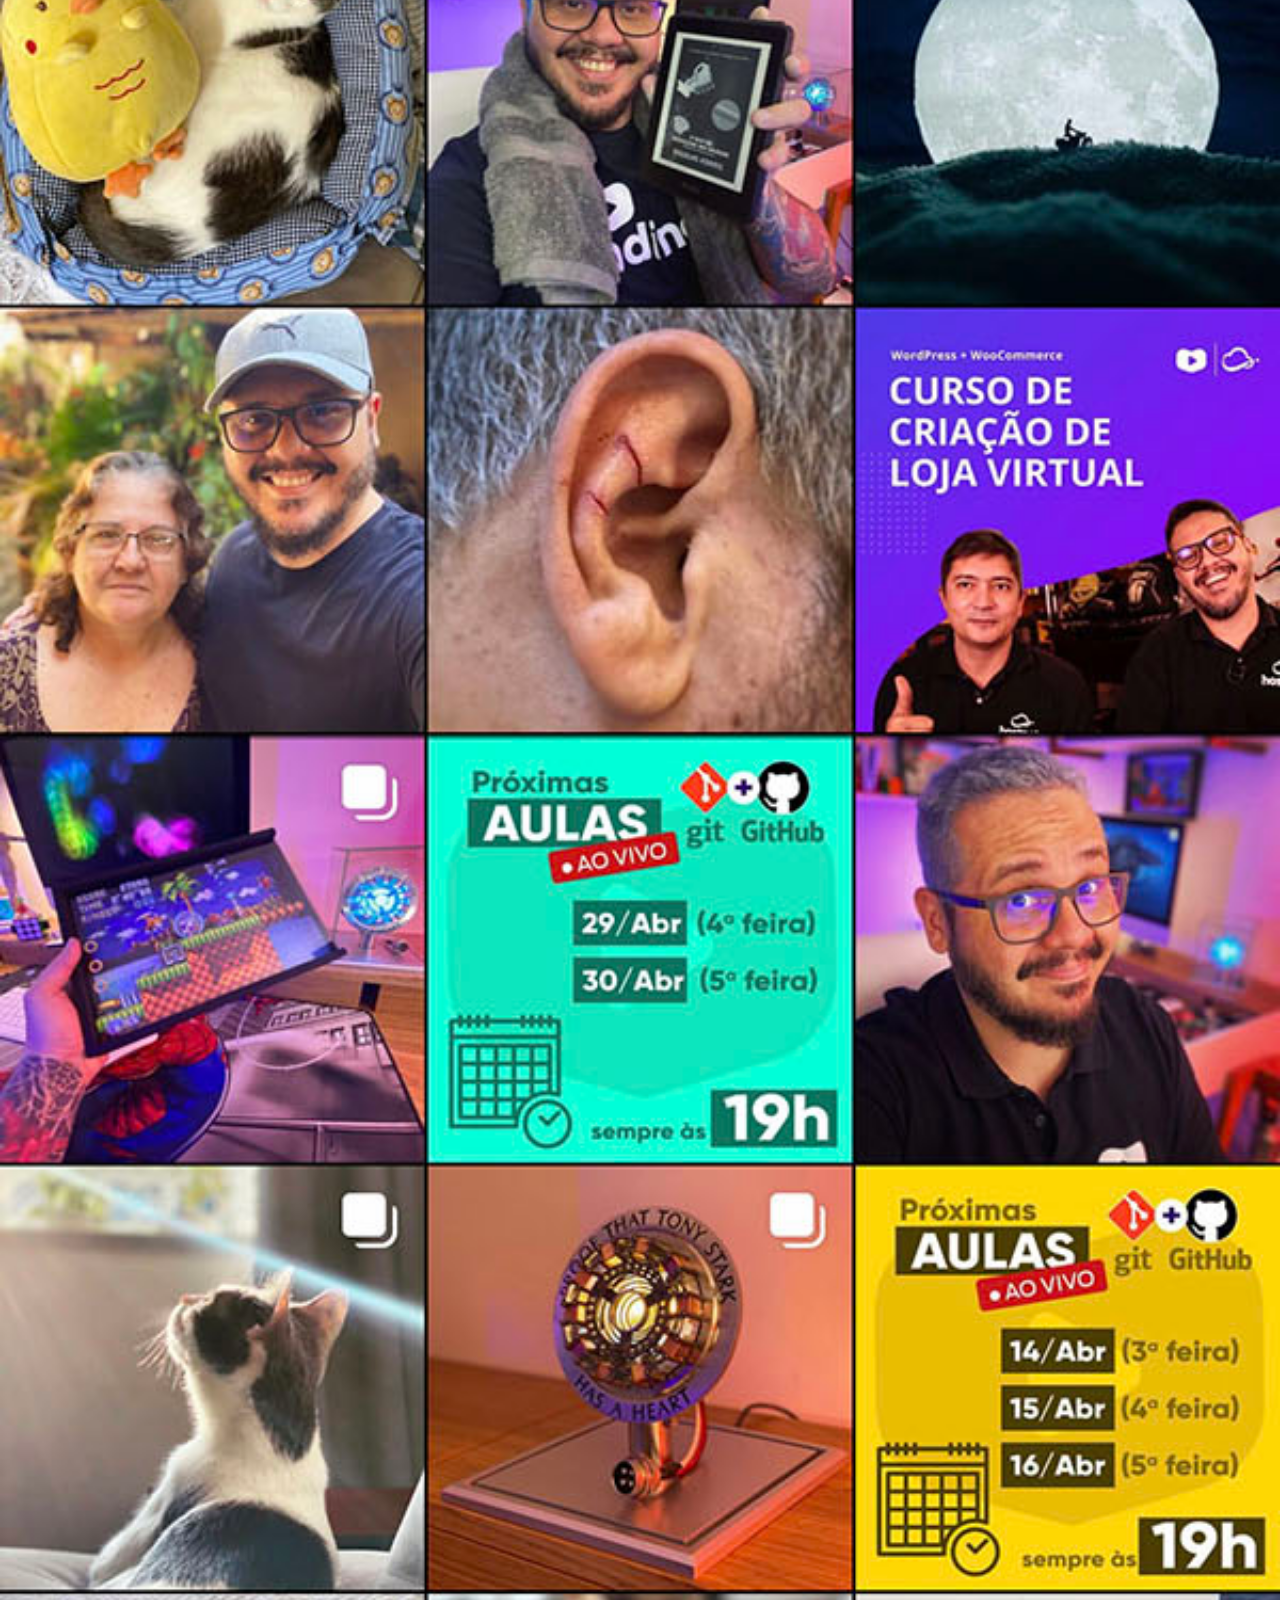
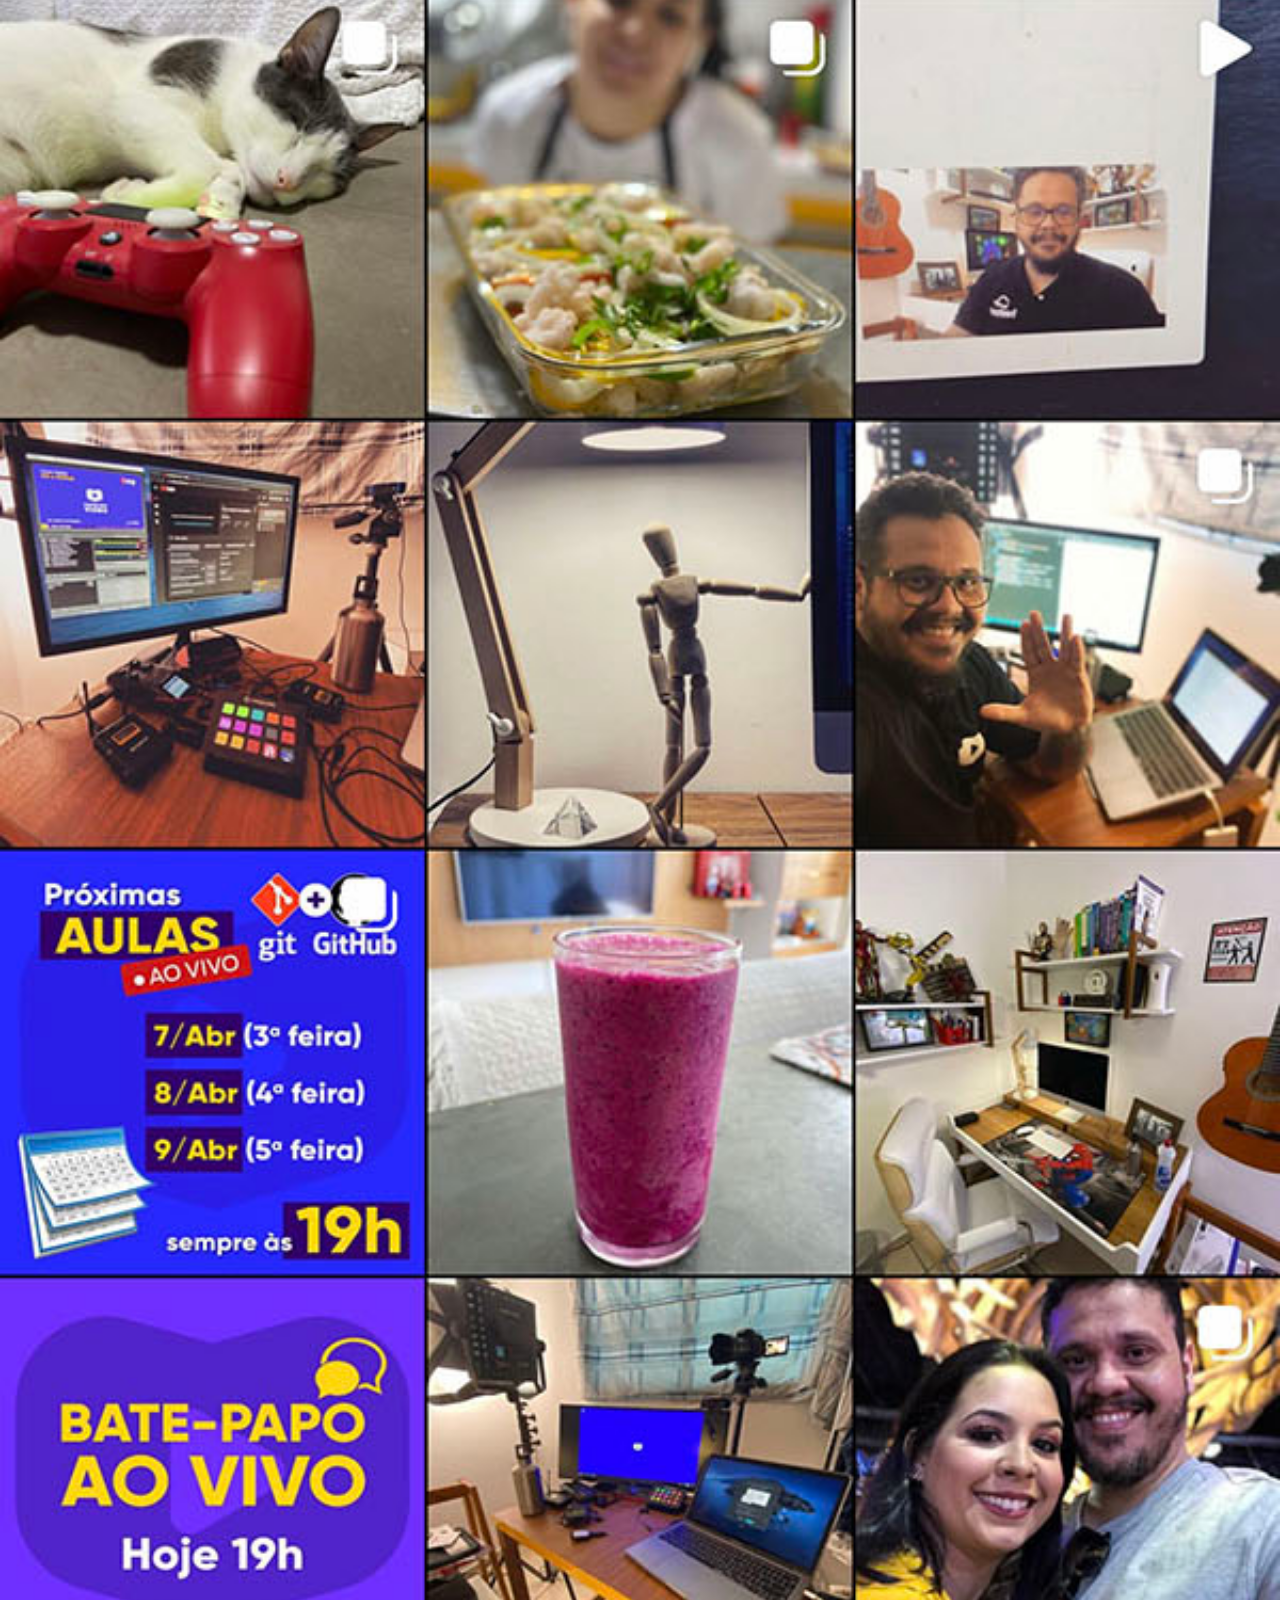
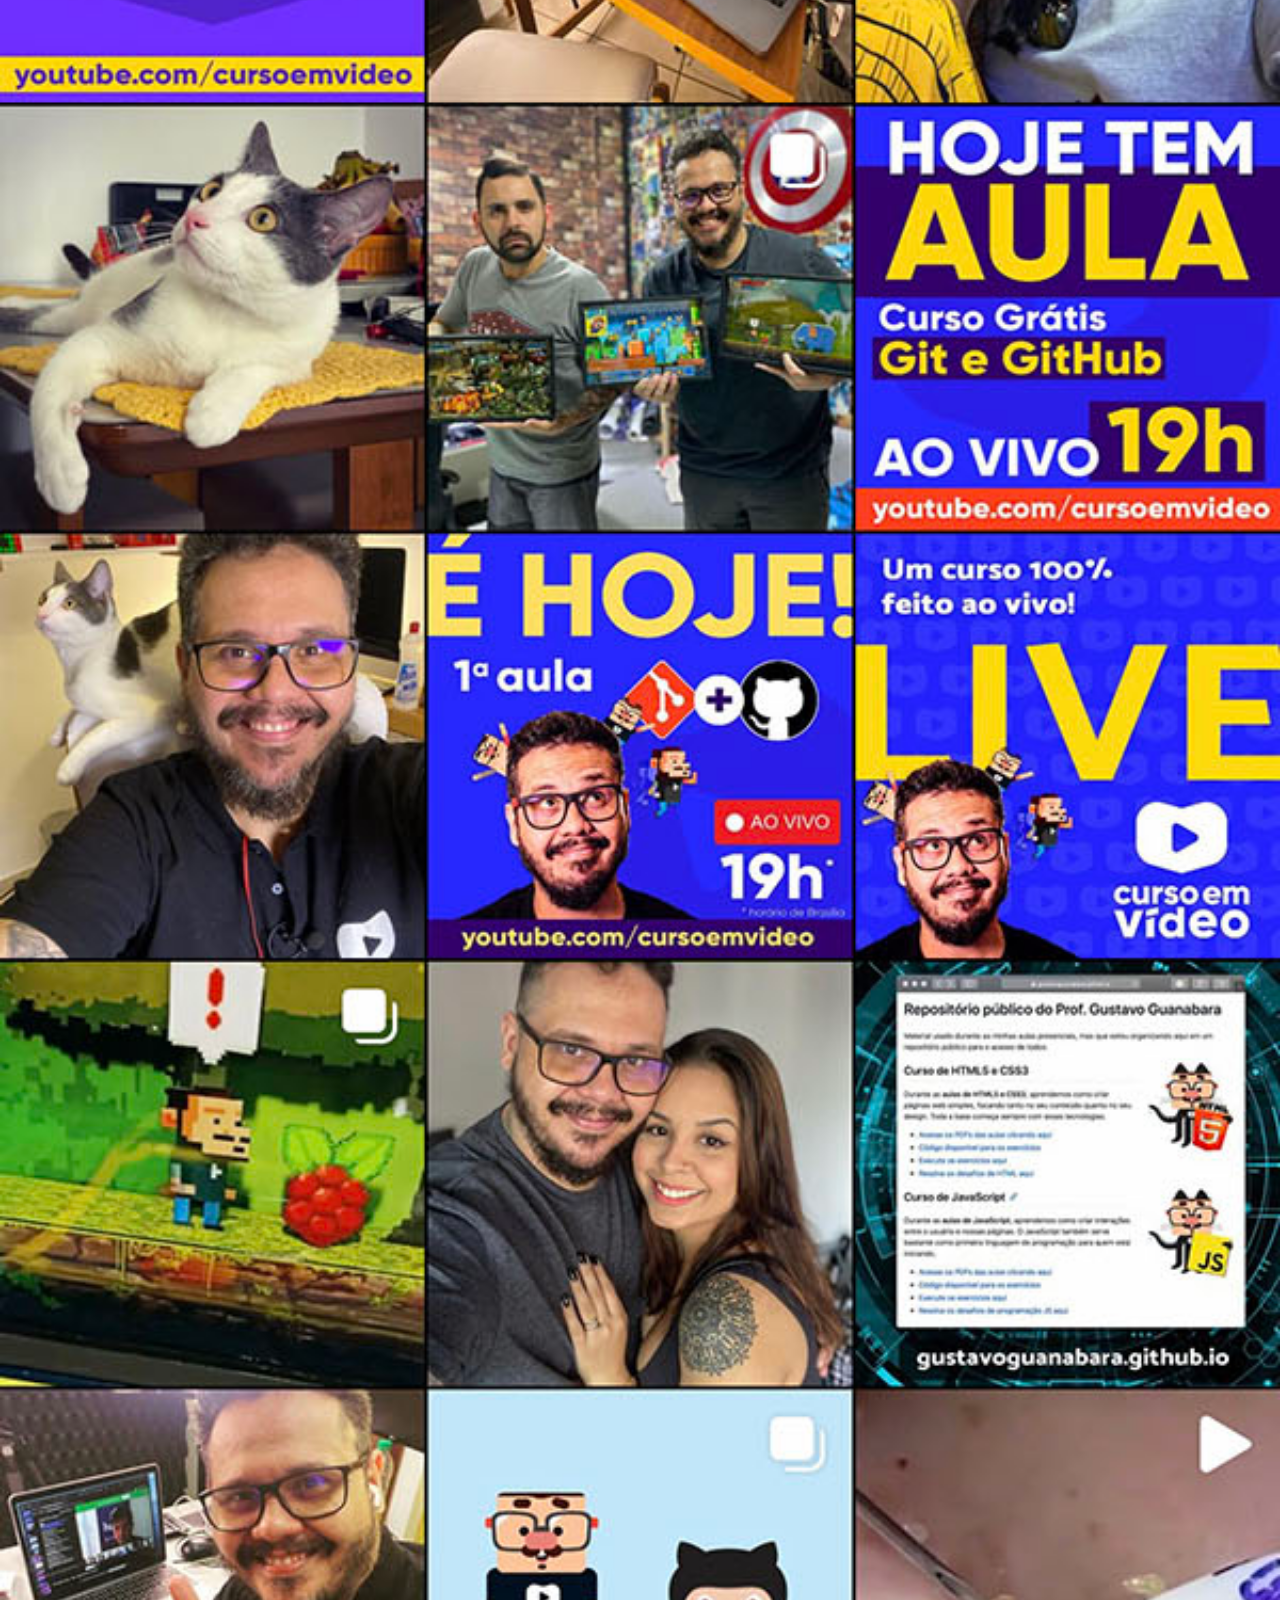
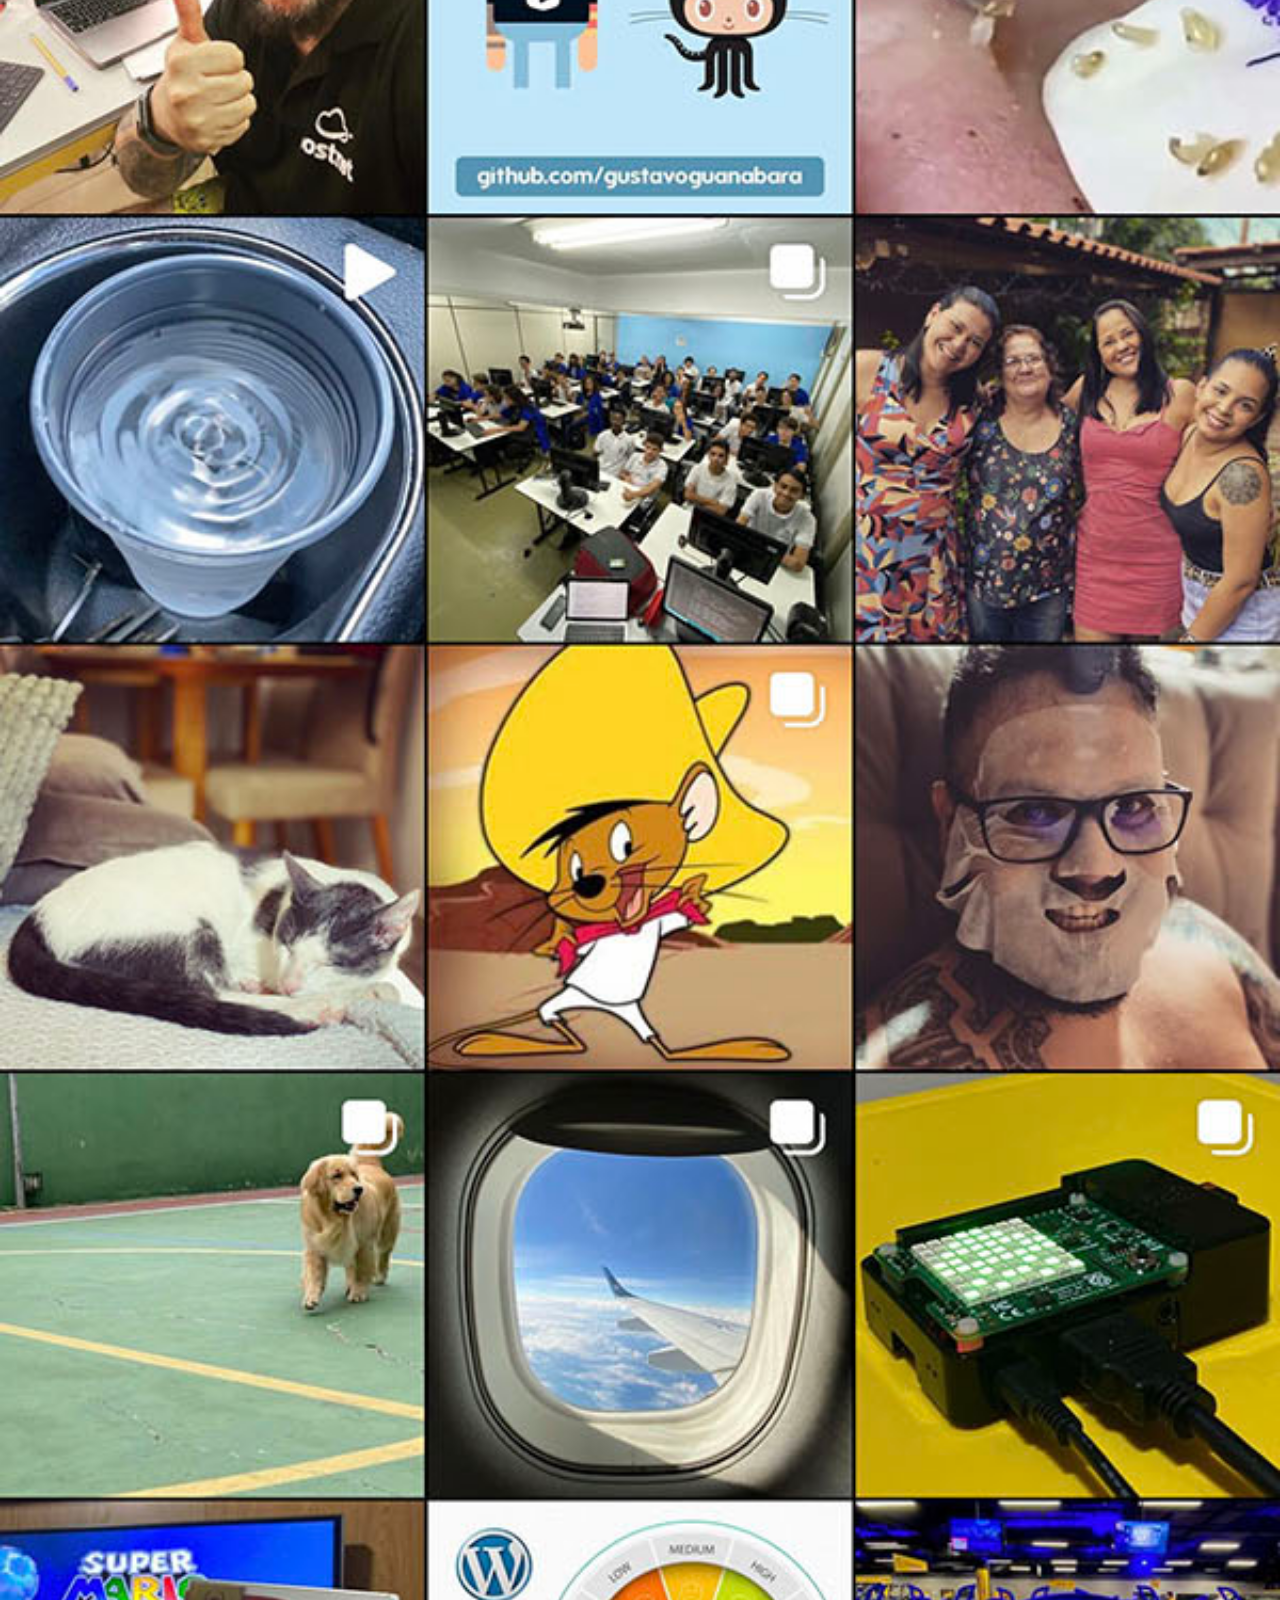
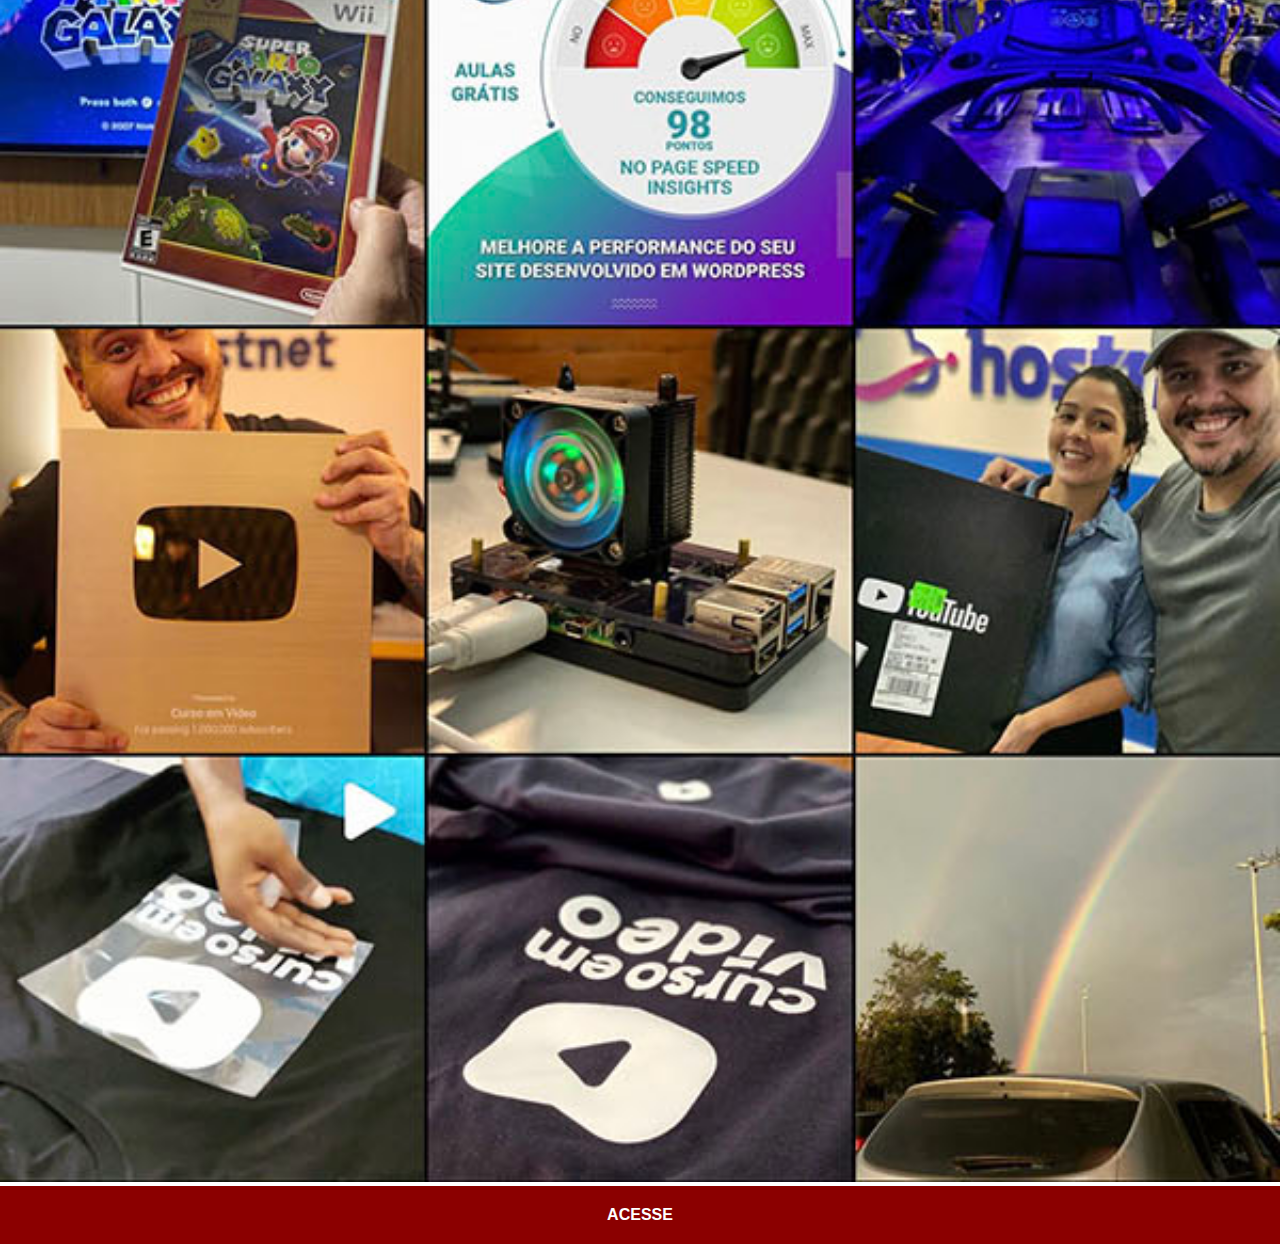
<file: instagram.html>
<!DOCTYPE html>
<html lang="pt-br">
<head>
    <meta charset="UTF-8">
    <meta name="viewport" content="width=device-width, initial-scale=1.0">
    <title>Instagram</title>
    <style>
        *{
            margin: 0px;
            padding: 0px;
            font-family: Arial, Helvetica, sans-serif;
        }
        ::-webkit-scrollbar{
            width: 0px;
            height: 0px;
        }
        a{
            display: block;
            background-color: darkred;
            color: white;
            padding: 20px;
            text-align: center;
            text-decoration: none;
            font-weight: bolder;
        }
        a:hover{
            background-color: red;
        }
        img{
            width: 100vw;    
        }
    </style>
</head>
<body>
    <img src="imagens/tela-instagram.jpg" alt="Instagram">
    <a href="https://www.instagram.com/gustavoguanabara/" target="_blank" rel="external">ACESSE</a>
</body>
</html>
</file>
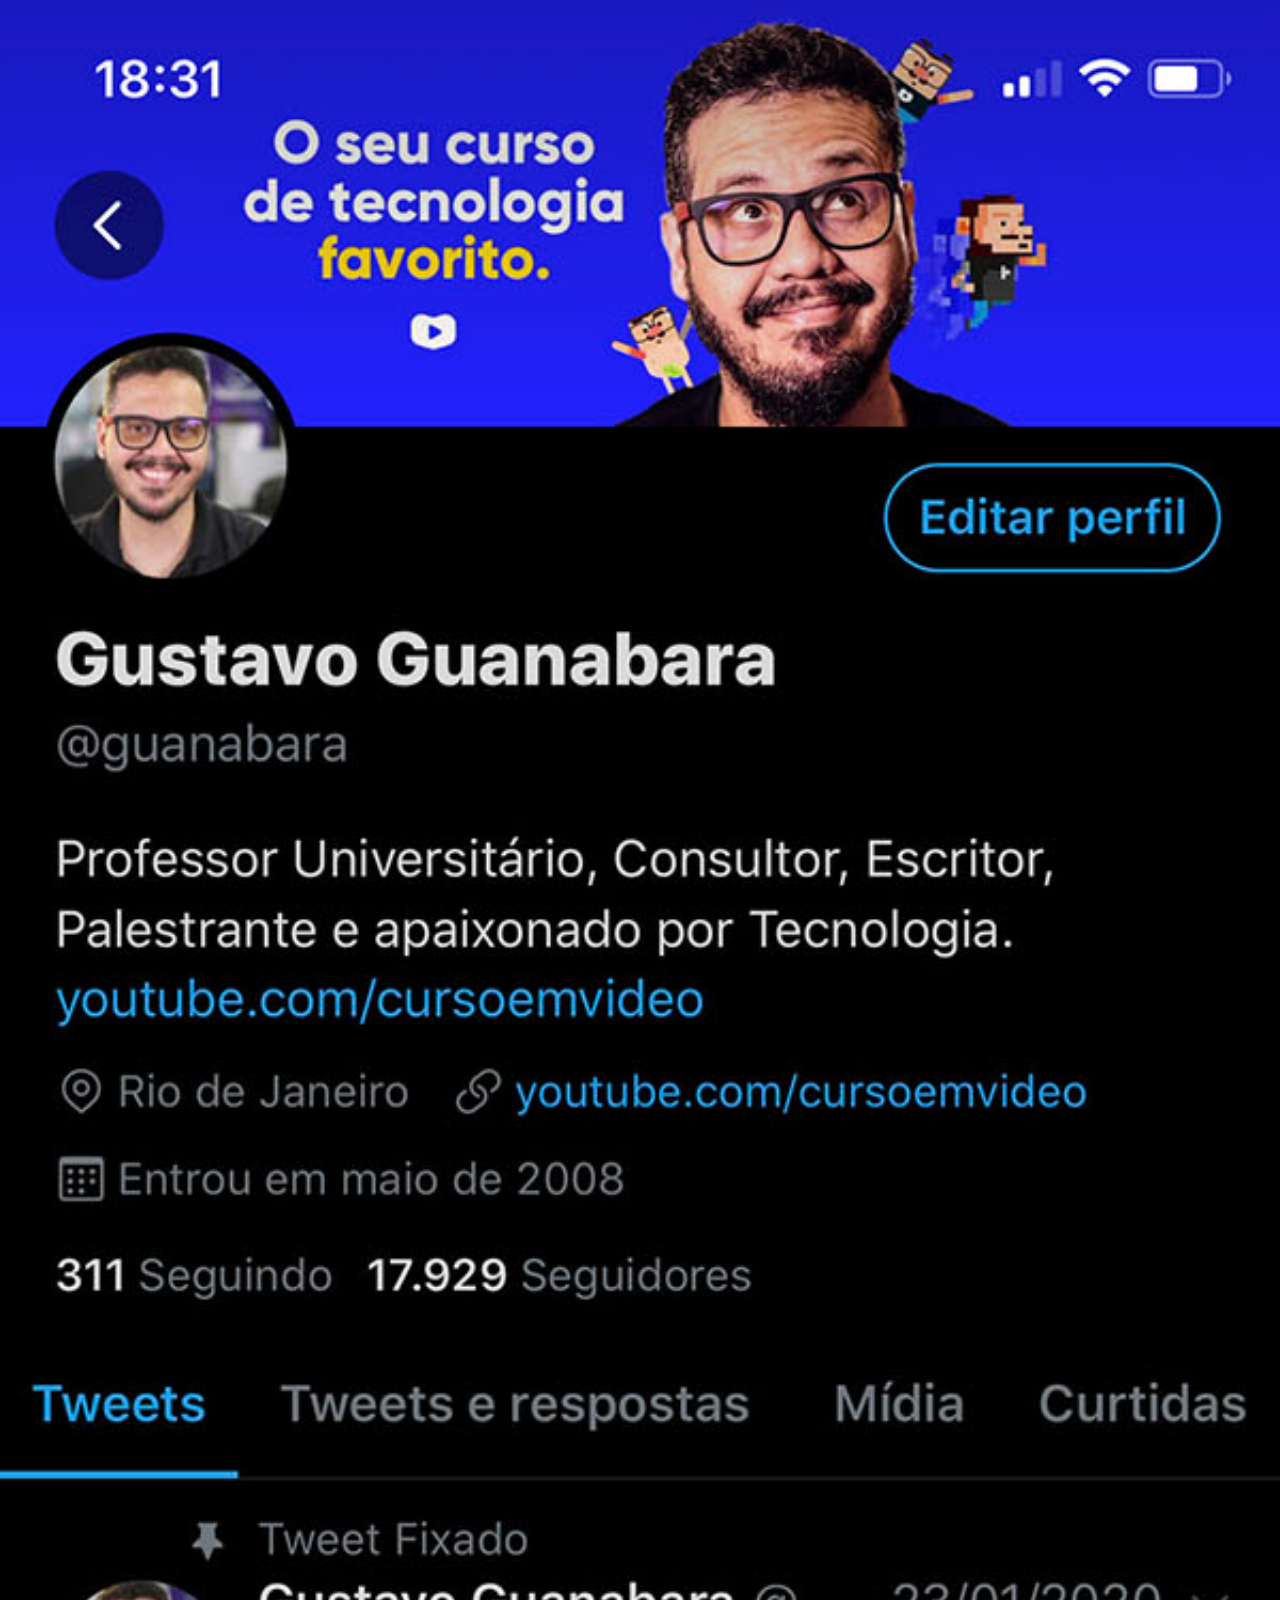
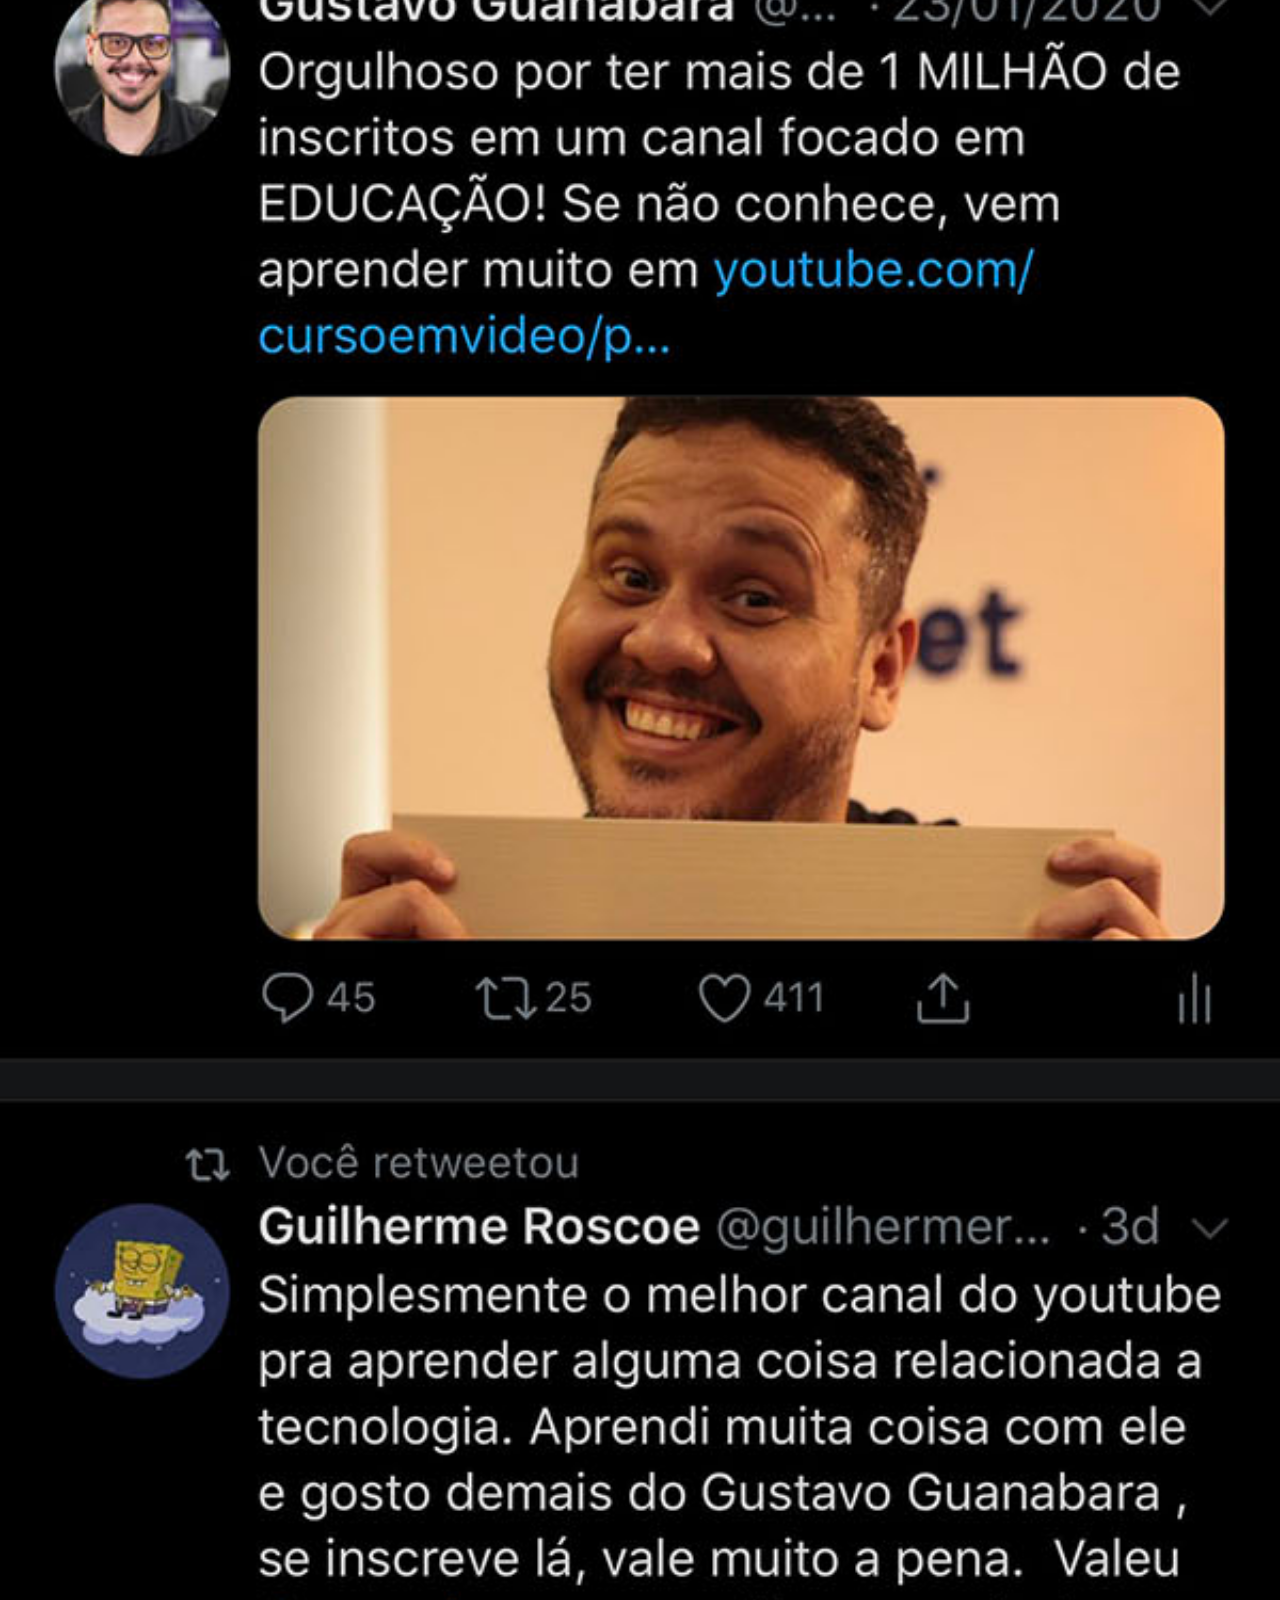
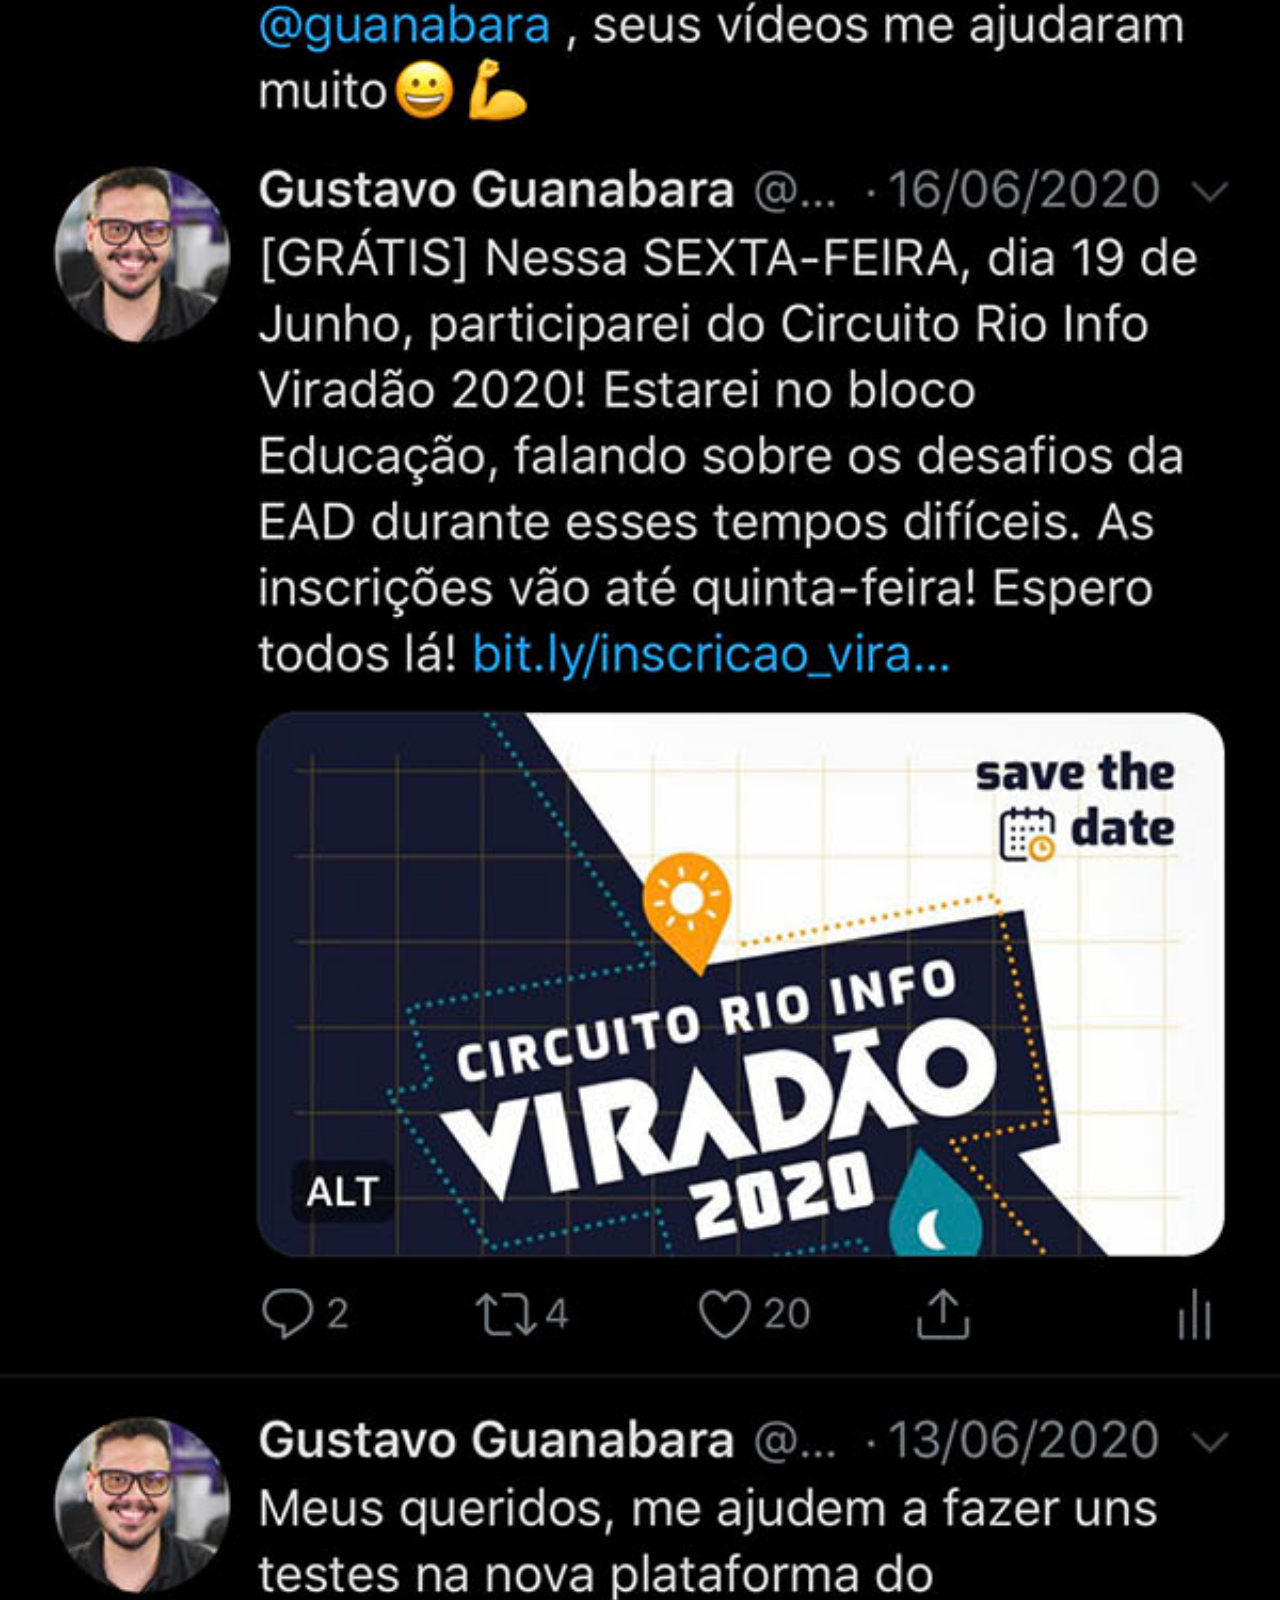
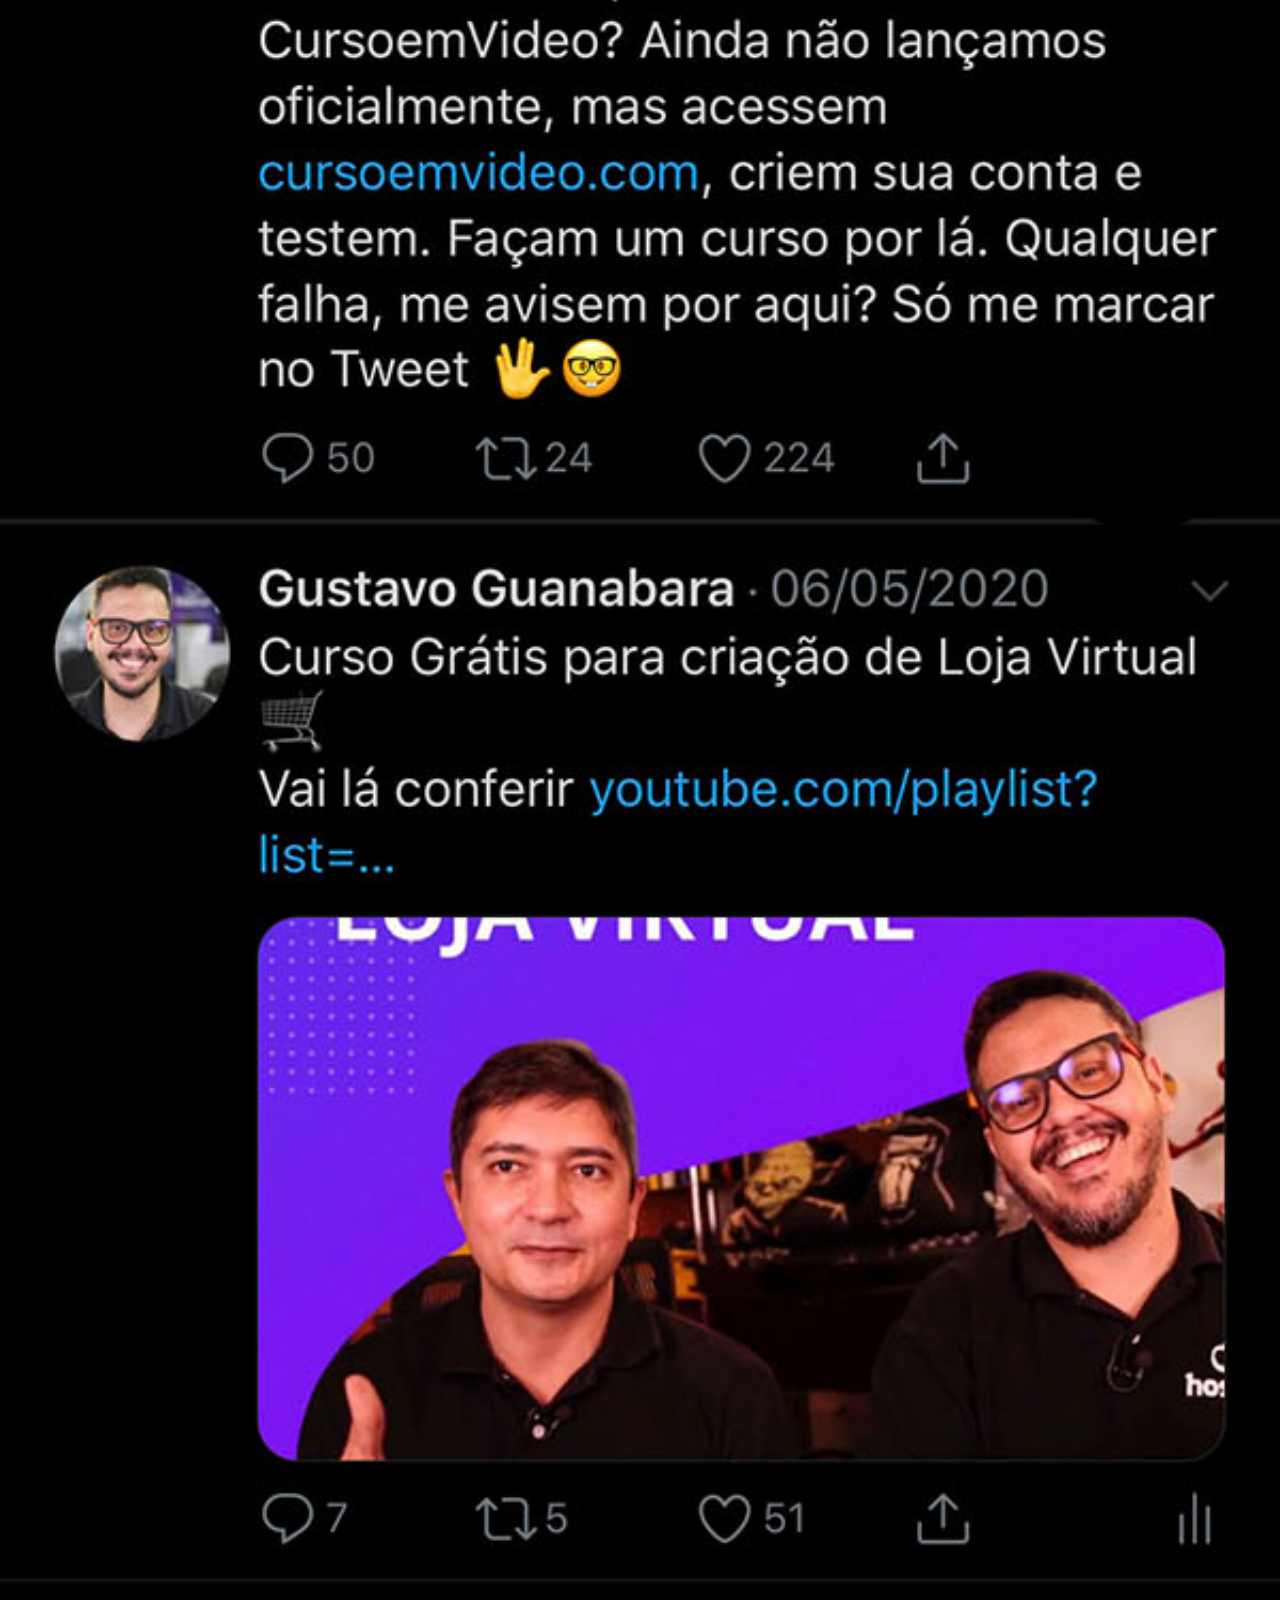
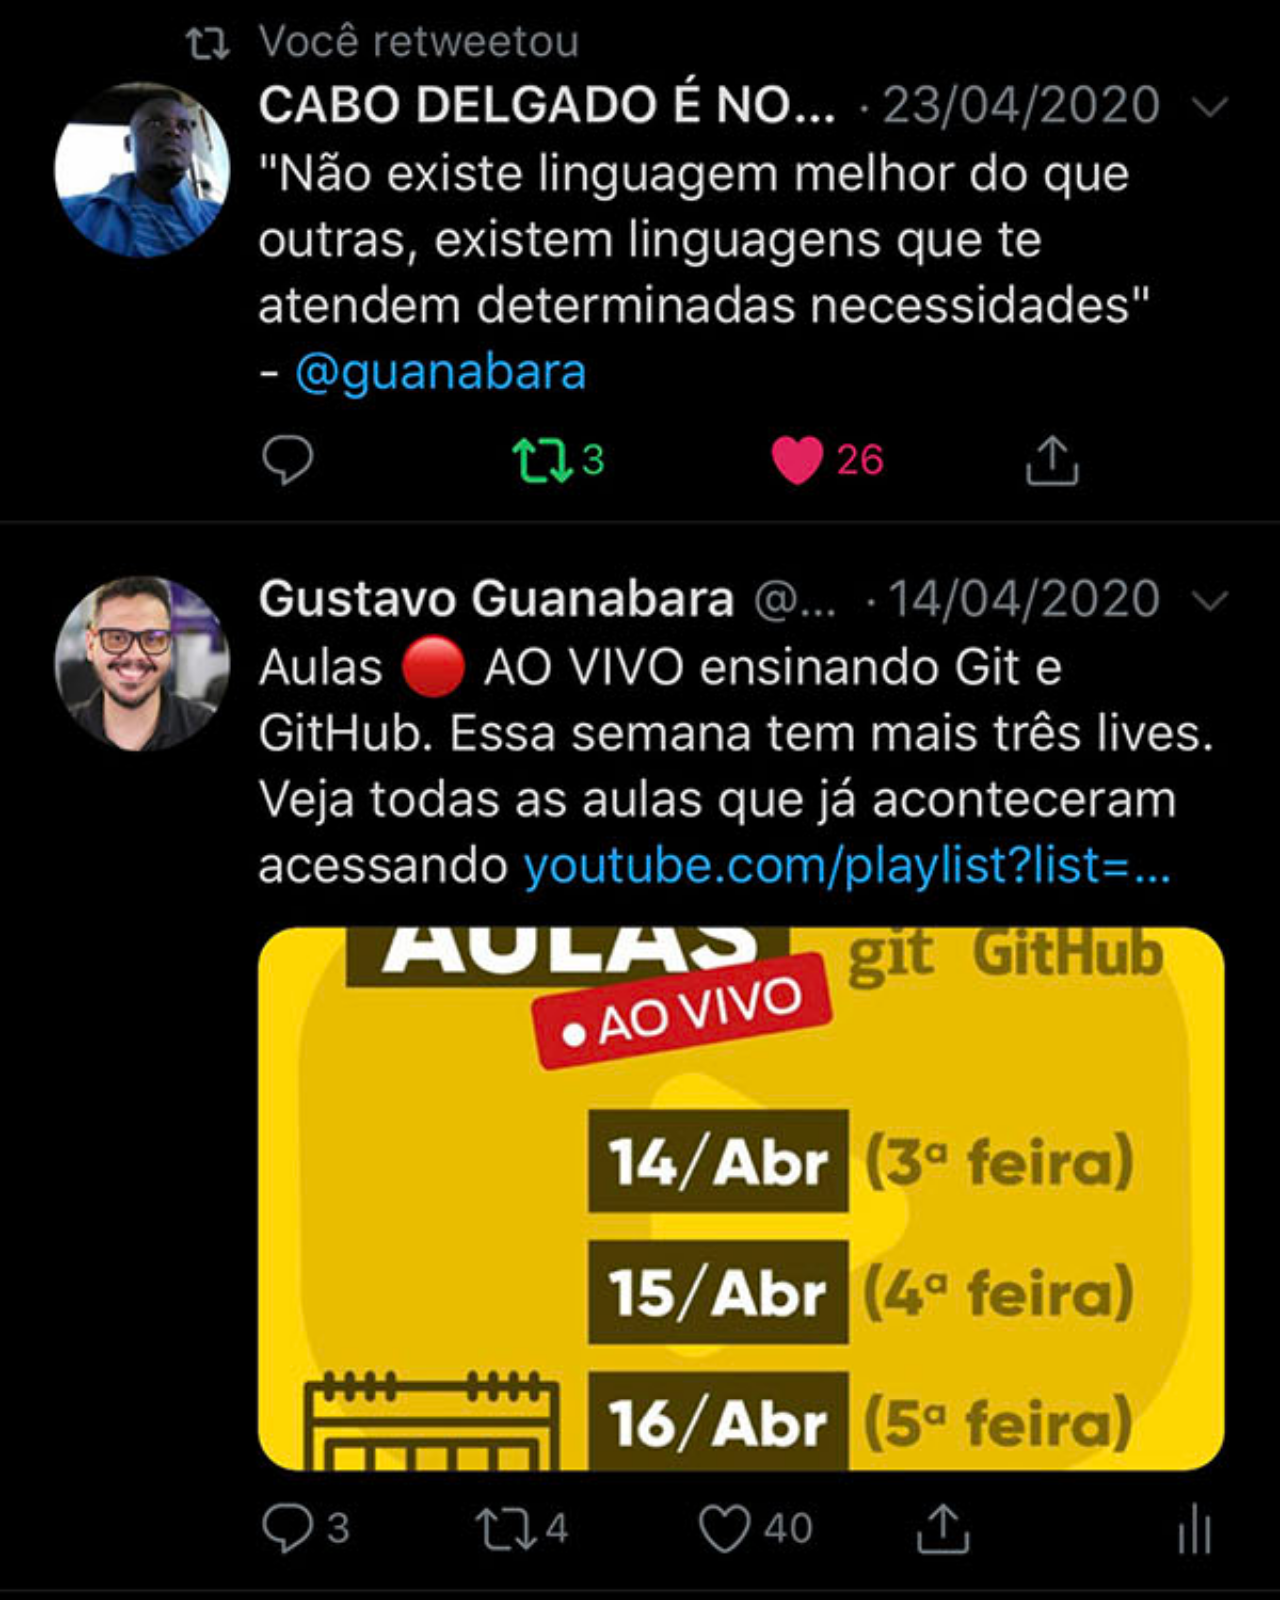
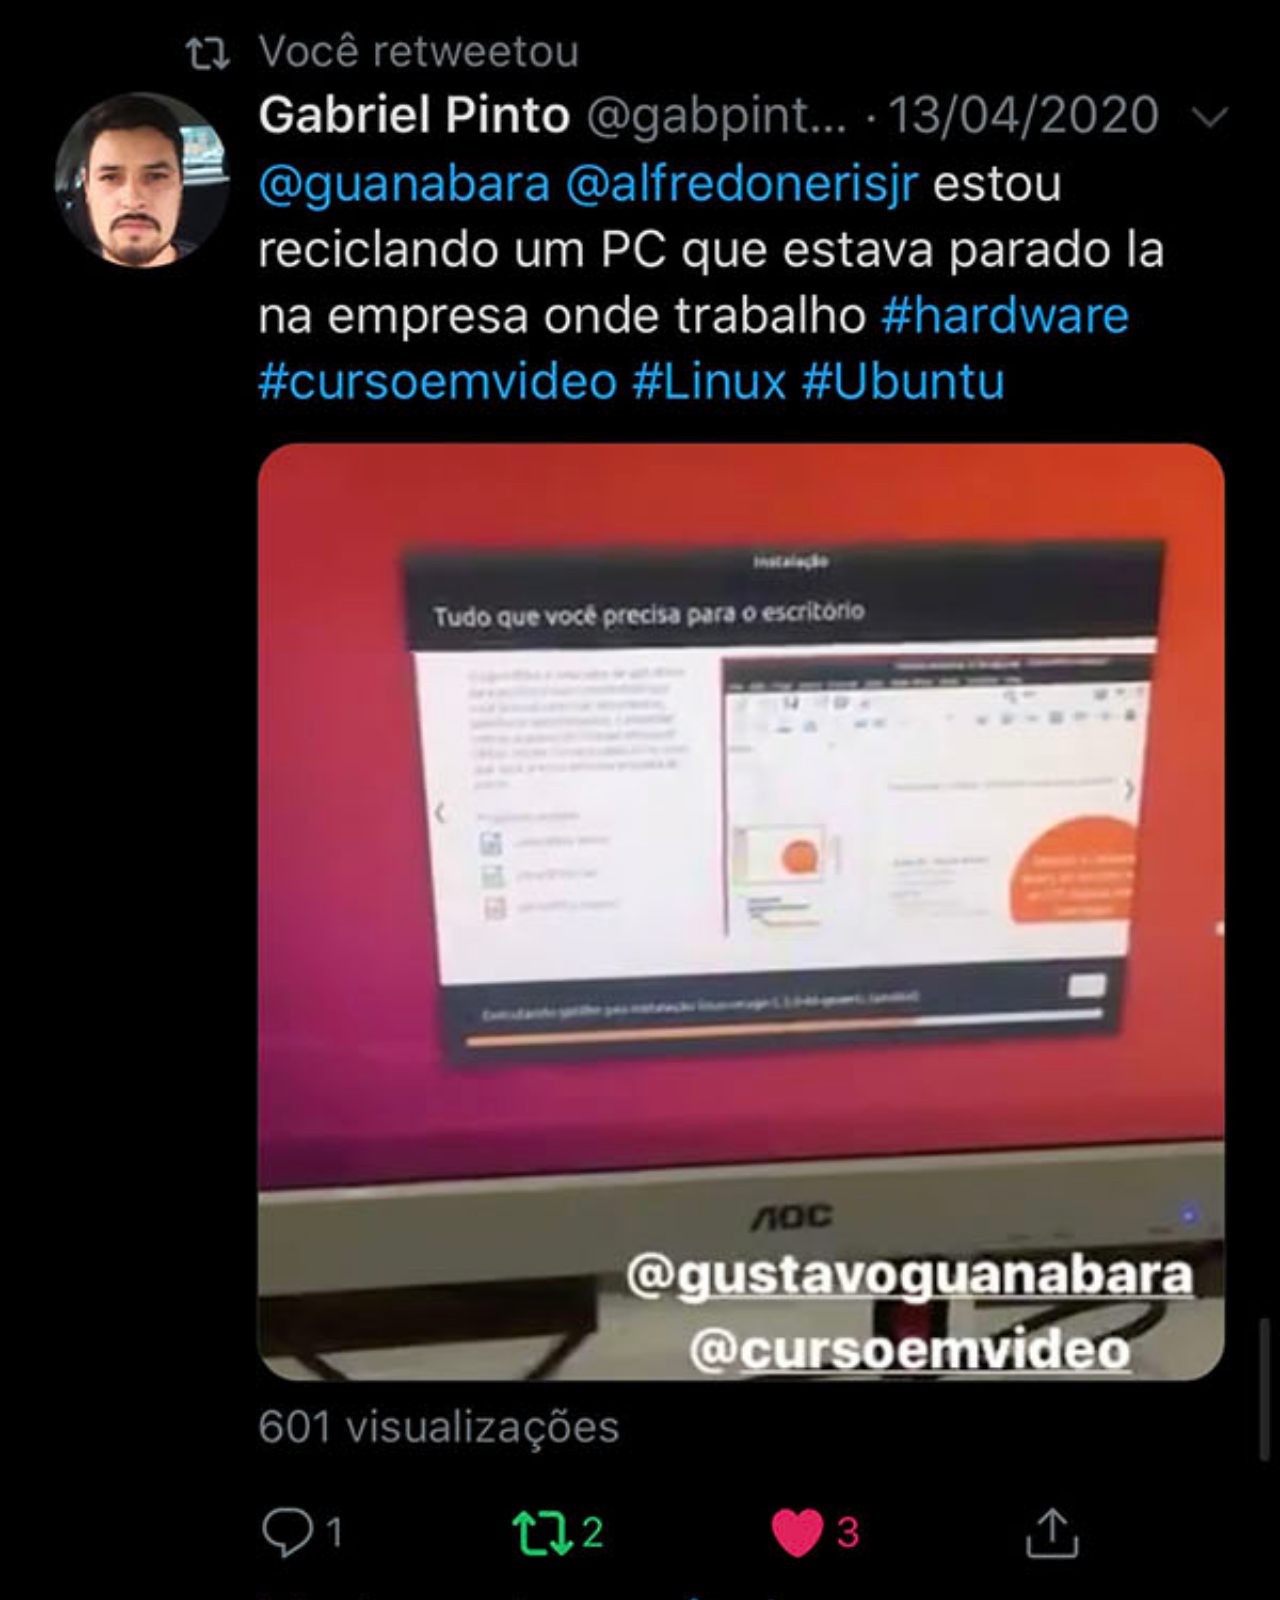
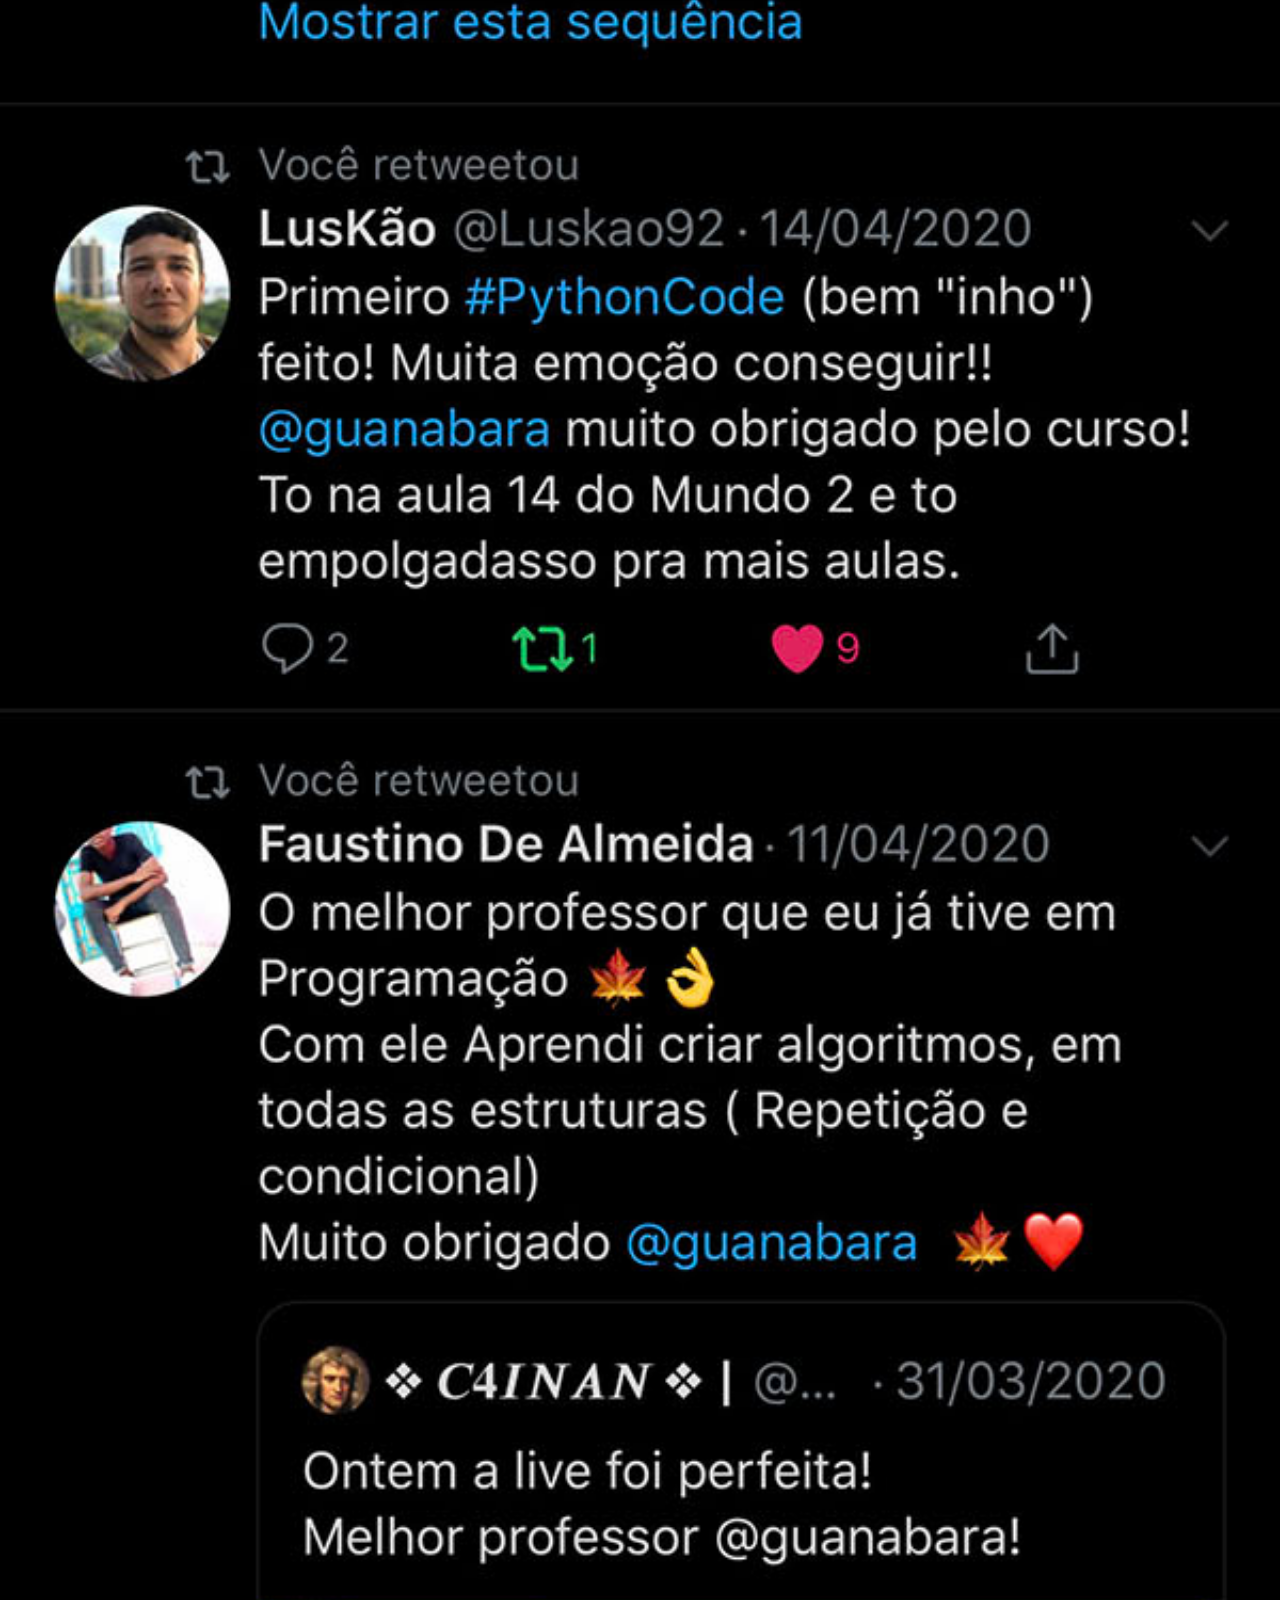
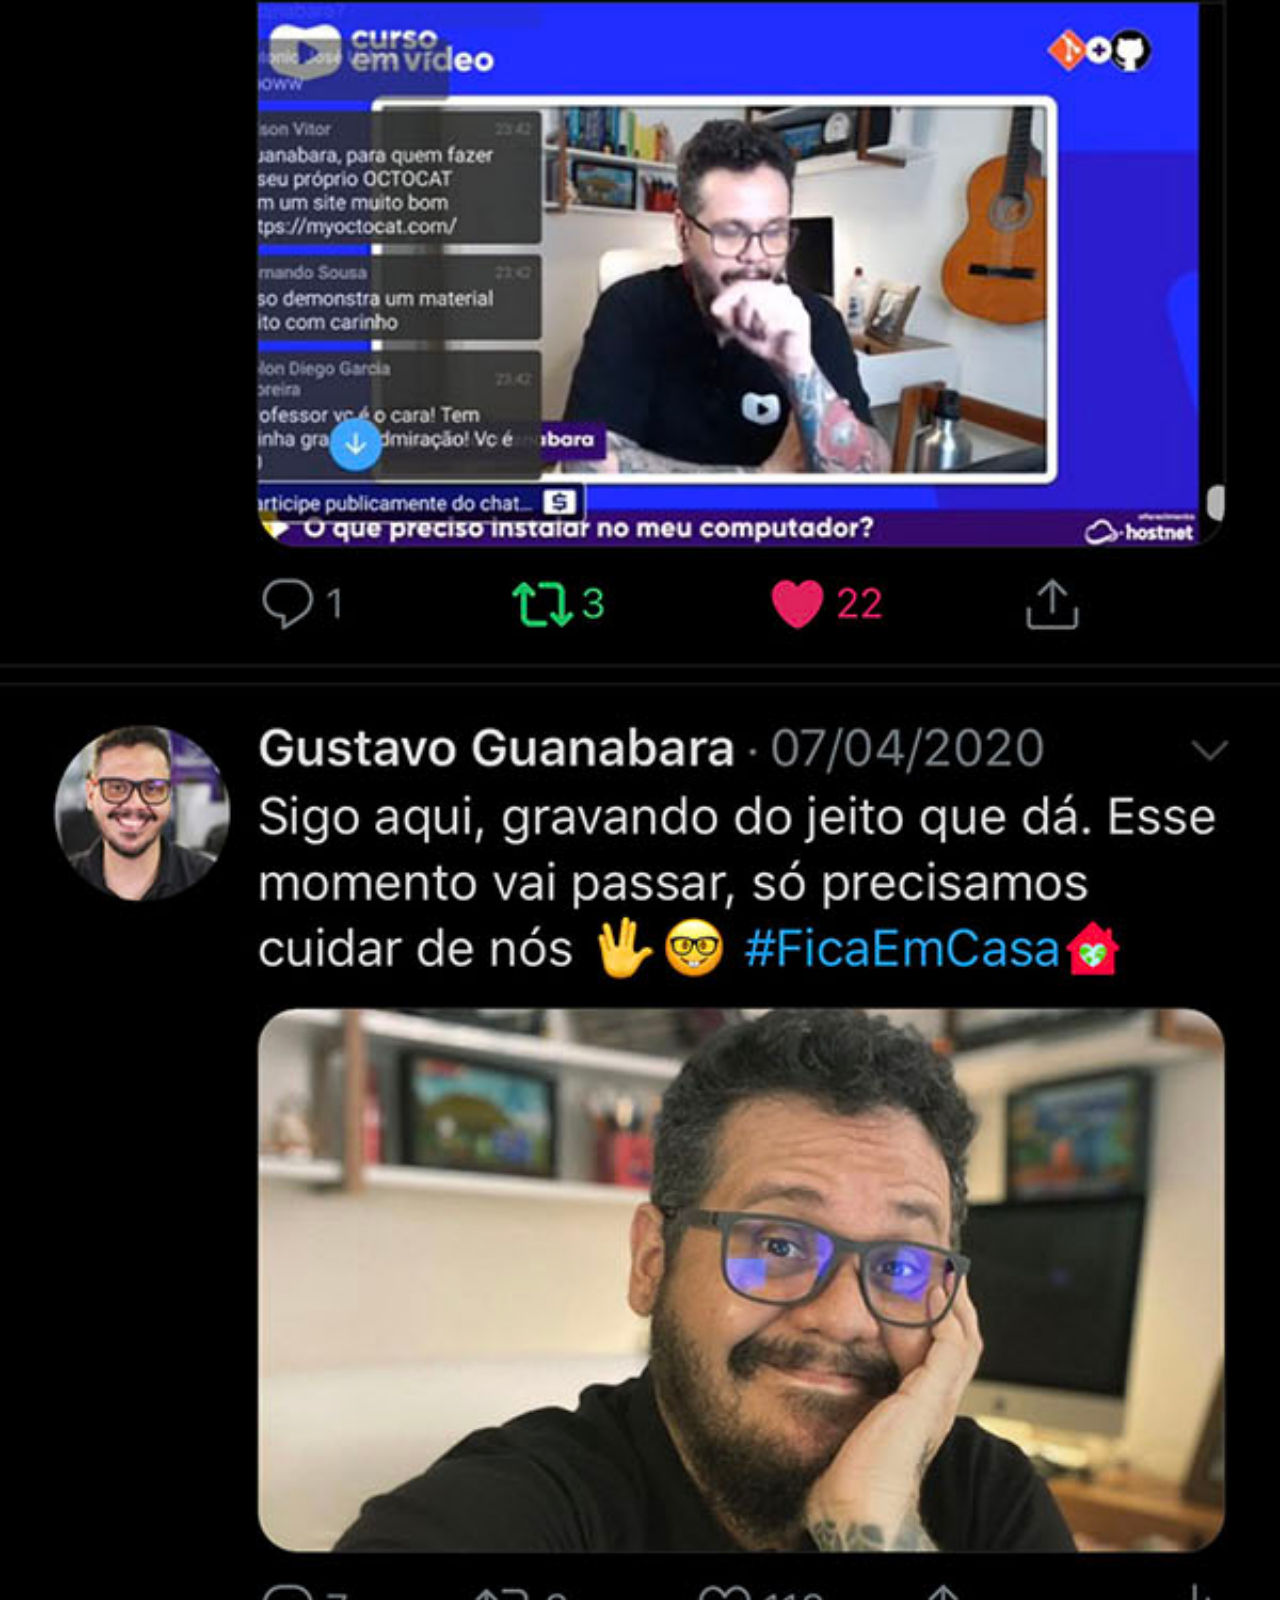
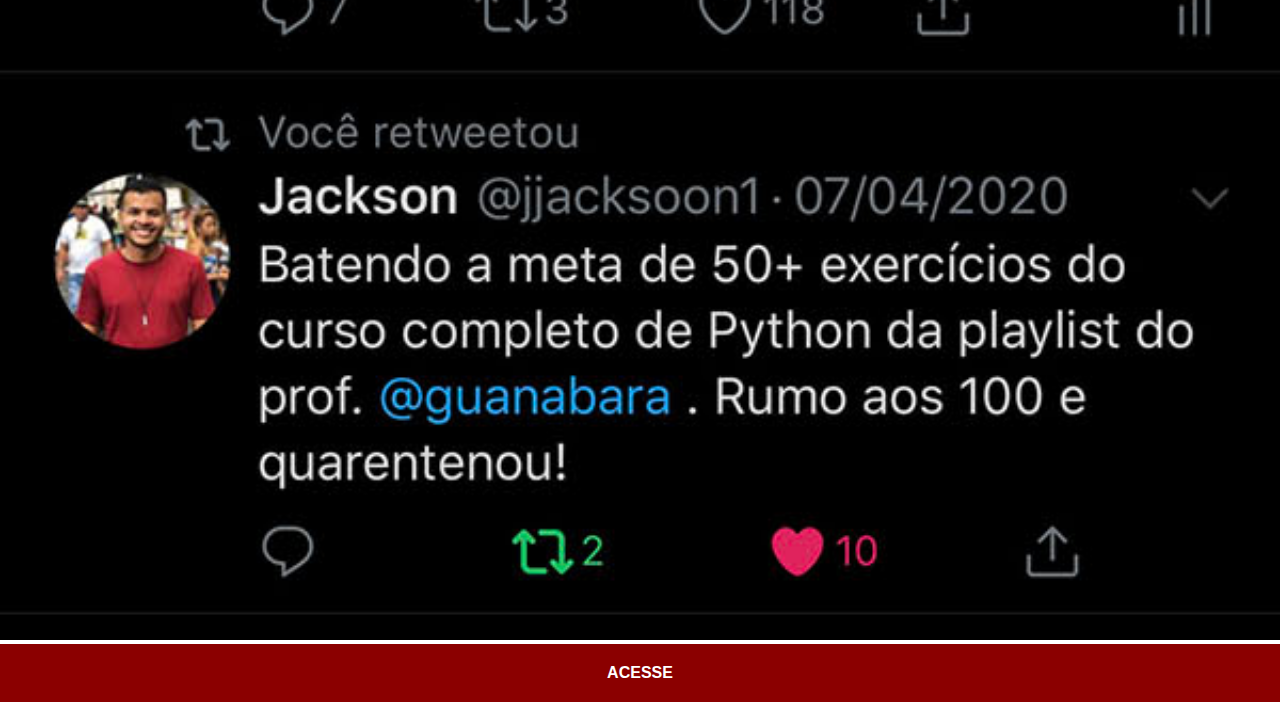
<file: twitter.html>
<!DOCTYPE html>
<html lang="pt-br">
<head>
    <meta charset="UTF-8">
    <meta name="viewport" content="width=device-width, initial-scale=1.0">
    <title>Twitter</title>
    <style>
        *{
            margin: 0px;
            padding: 0px;
            font-family: Arial, Helvetica, sans-serif;
        }
        ::-webkit-scrollbar{
            width: 0px;
            height: 0px;
        }
        a{
            display: block;
            background-color: darkred;
            color: white;
            padding: 20px;
            text-align: center;
            text-decoration: none;
            font-weight: bolder;
        }
        a:hover{
            background-color: red;
        }
        img{
            width: 100vw;    
        }
    </style>
</head>
<body>
    <img src="imagens/tela-twitter.jpg" alt="Twitter">
    <a href="https://x.com/guanabara" target="_blank" rel="external">ACESSE</a>
</body>
</html>
</file>
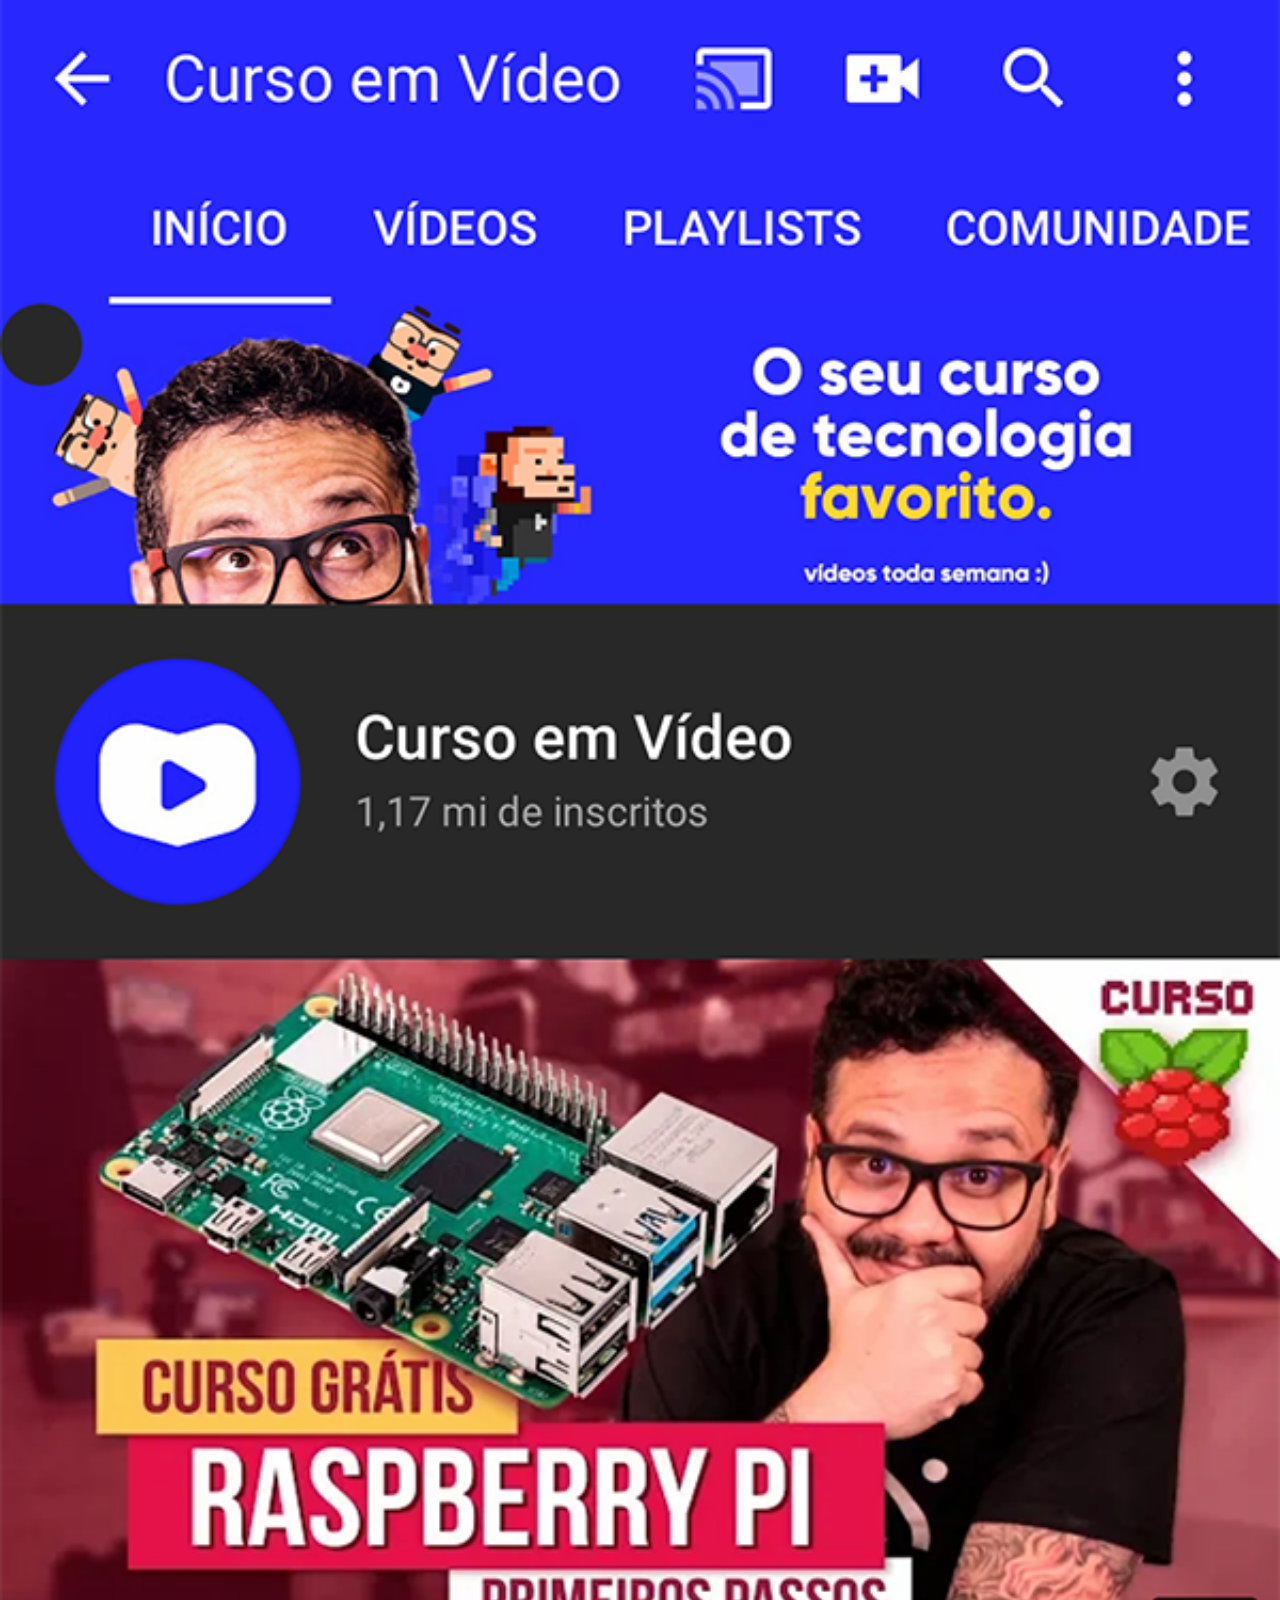
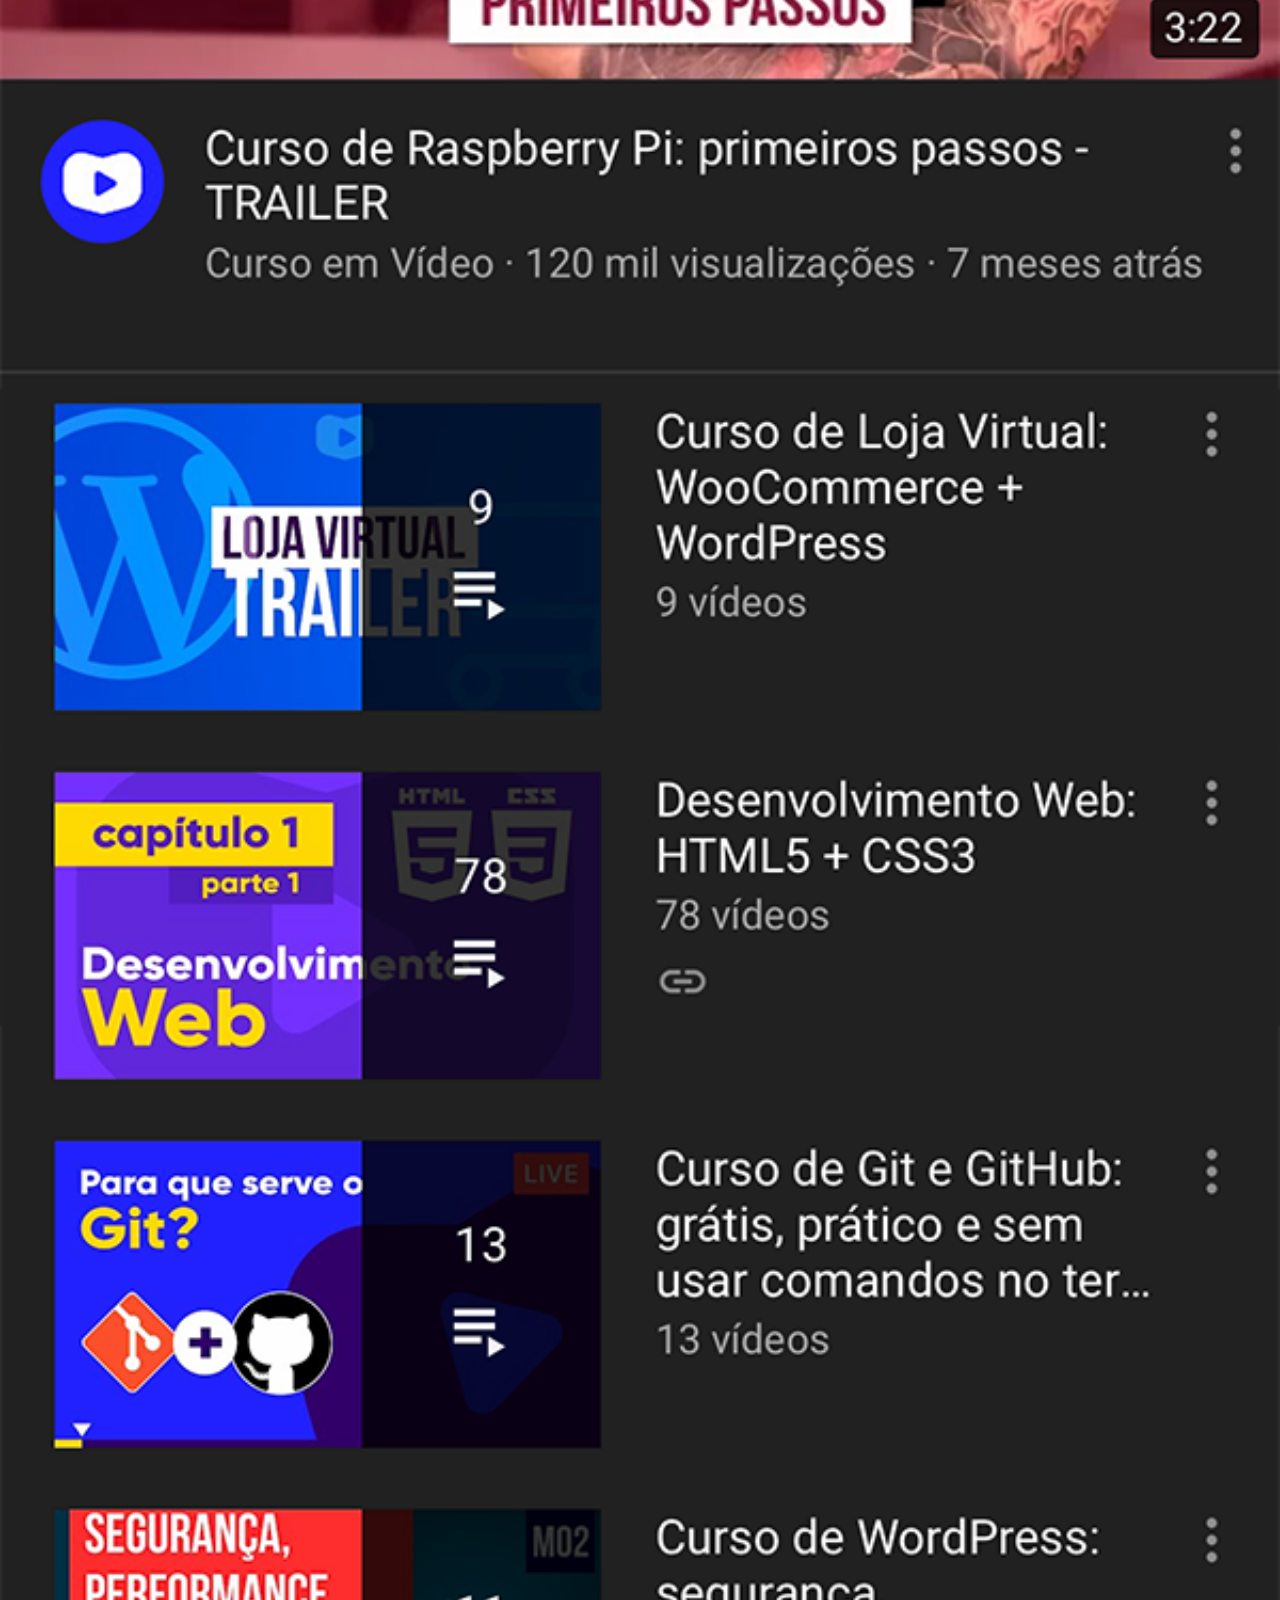
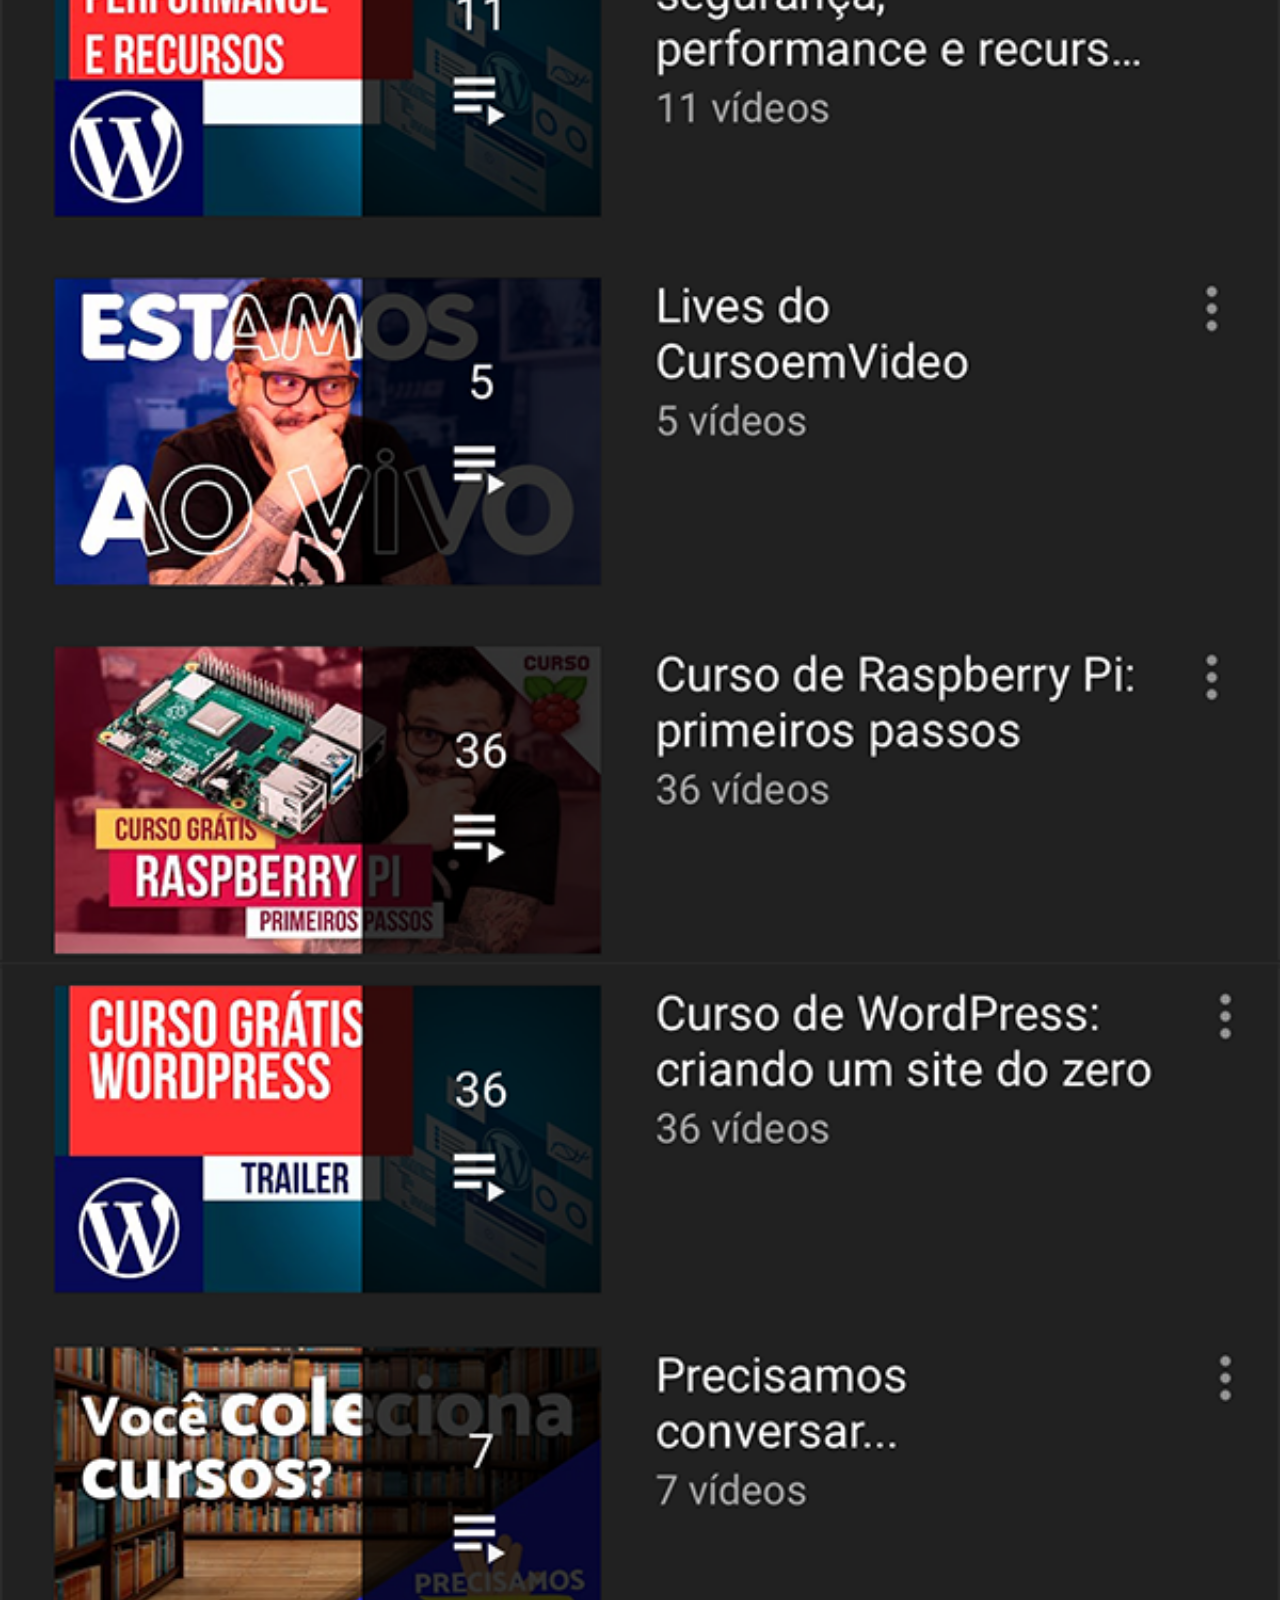
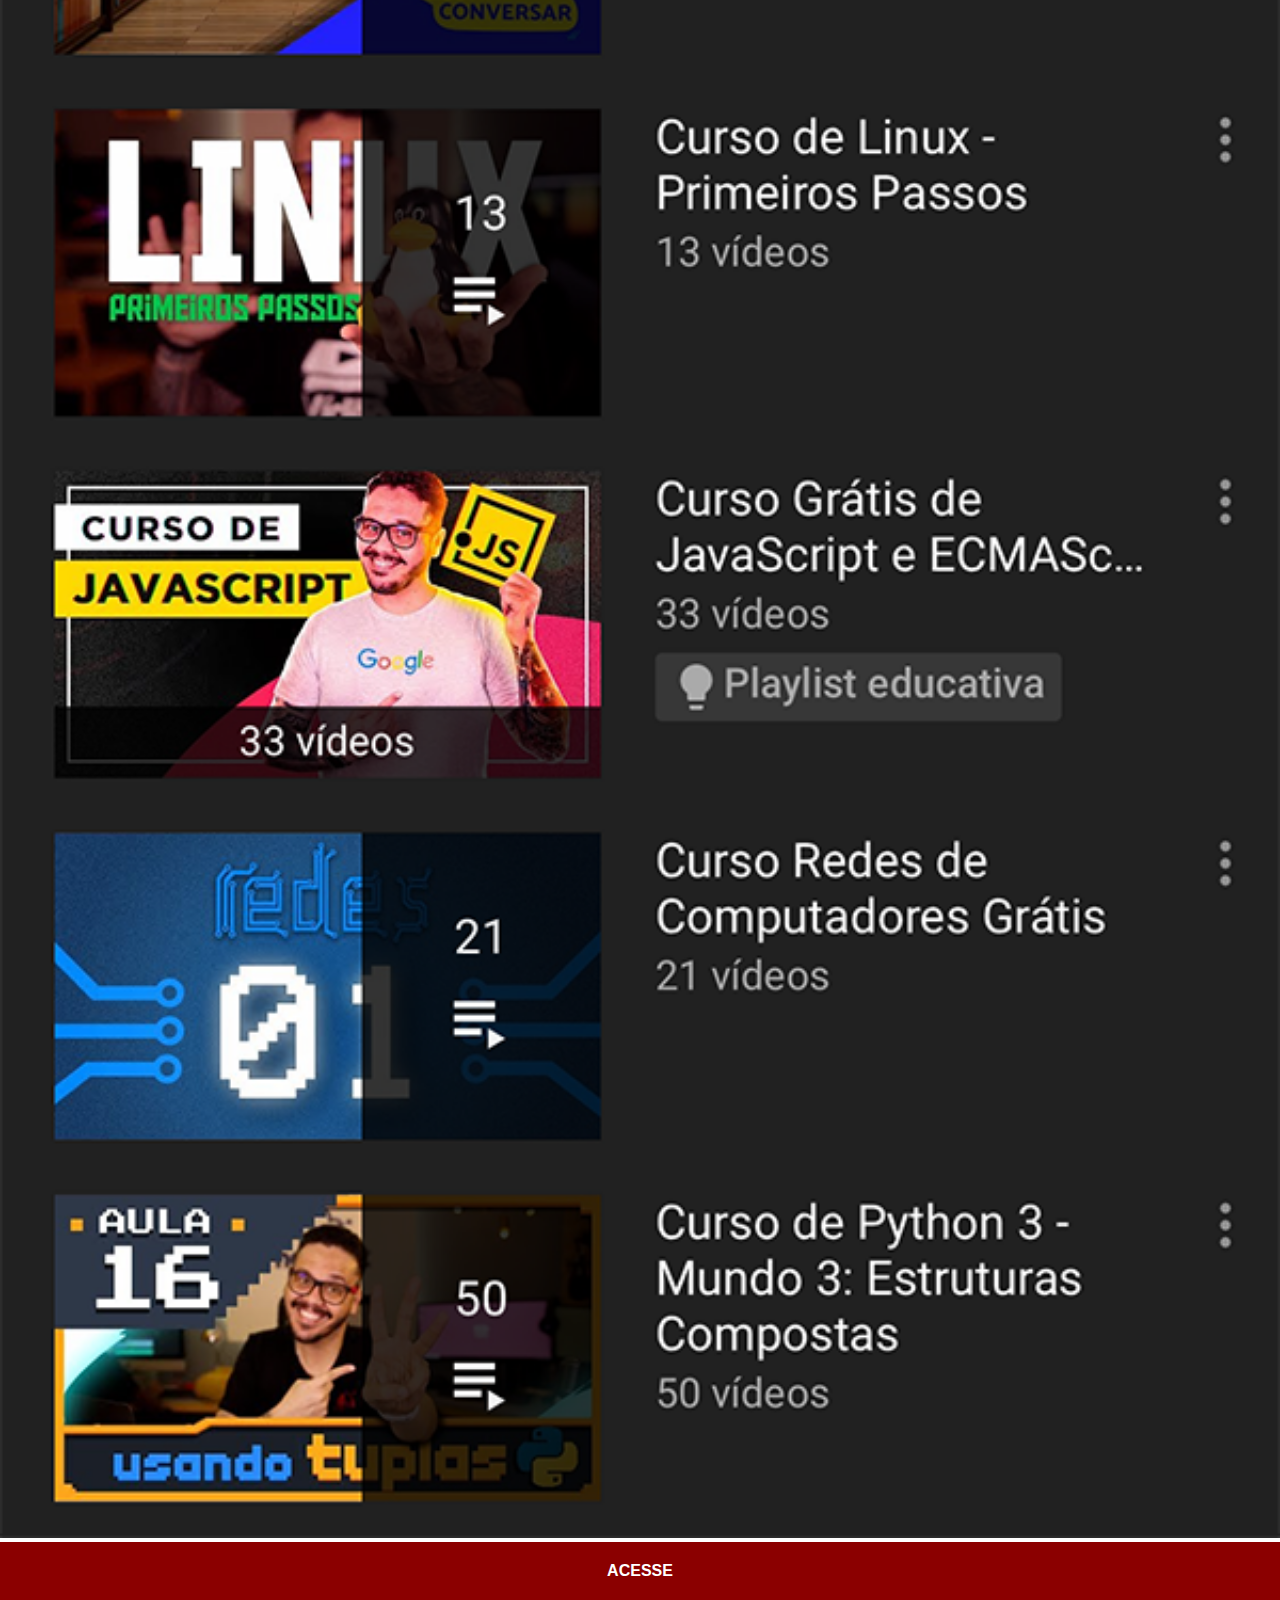
<file: youtube.html>
<!DOCTYPE html>
<html lang="pt-br">
<head>
    <meta charset="UTF-8">
    <meta name="viewport" content="width=device-width, iniatial-scale=1.0">
    <title>Youtube</title>
    <style>
        *{
            margin: 0px;
            padding: 0px;
            font-family: Arial, Helvetica, sans-serif;
        }
        ::-webkit-scrollbar{
            width: 0px;
            height: 0px;
        }
        a{
            display: block;
            background-color: darkred;
            color: white;
            padding: 20px;
            text-align: center;
            text-decoration: none;
            font-weight: bolder;
        }
        a:hover{
            background-color: red;
        }
        img{
            width: 100vw;    
        }
    </style>
</head>
<body>
    <img src="imagens/tela-youtube.png" alt="Youtube">
    <a href="https://www.youtube.com/c/CursoemV%C3%ADdeo/playlists" target="_blank" rel="external">ACESSE</a>
</body>
</html>
</file>
<file: estilos/style.css>
@charset "UTF-8";

*{
    margin: 0px;
    padding: 0px;
    font-family: Arial, Helvetica, sans-serif;
}
html, body{
    height: 100vh;
    width: 100vw;
    background-color: black;
}
body{
    background: url('../imagens/fundo-madeira.jpg') no-repeat top center fixed;
    background-size: cover;
}
main{
    height: 100vh;
    position: relative;
    
}
section#telefone{
    position: absolute;
    top: 50%;
    left: 50%;
    transform: translate(-50%, -50%);

    height: 627px;
    width: 311px;
    
    background: url('../imagens/frame-iphone.png') no-repeat;
}
iframe#tela{
    position: relative;
    top: 78px;
    left: 21.5px;


    height: 470px;
    width: 266px;
}
section#redes-sociais{
    text-align: right;
}
section#redes-sociais img{
    width: 50px;
    margin: 10px;
    border-radius: 50%;
    box-shadow: 2px 2px 5px rgba(0, 0, 0, 0.349);
    box-sizing: border-box;
}
section#redes-sociais img:hover{
    border: 2px solid rgba(255, 255, 255, 0.623);
    transform: translate(-5px, -5px);
    transition: transform 0.4s, border 0.8s;
    box-shadow: 5px 5px 10px rgba(0, 0, 0, 0.500);
}
</file>
